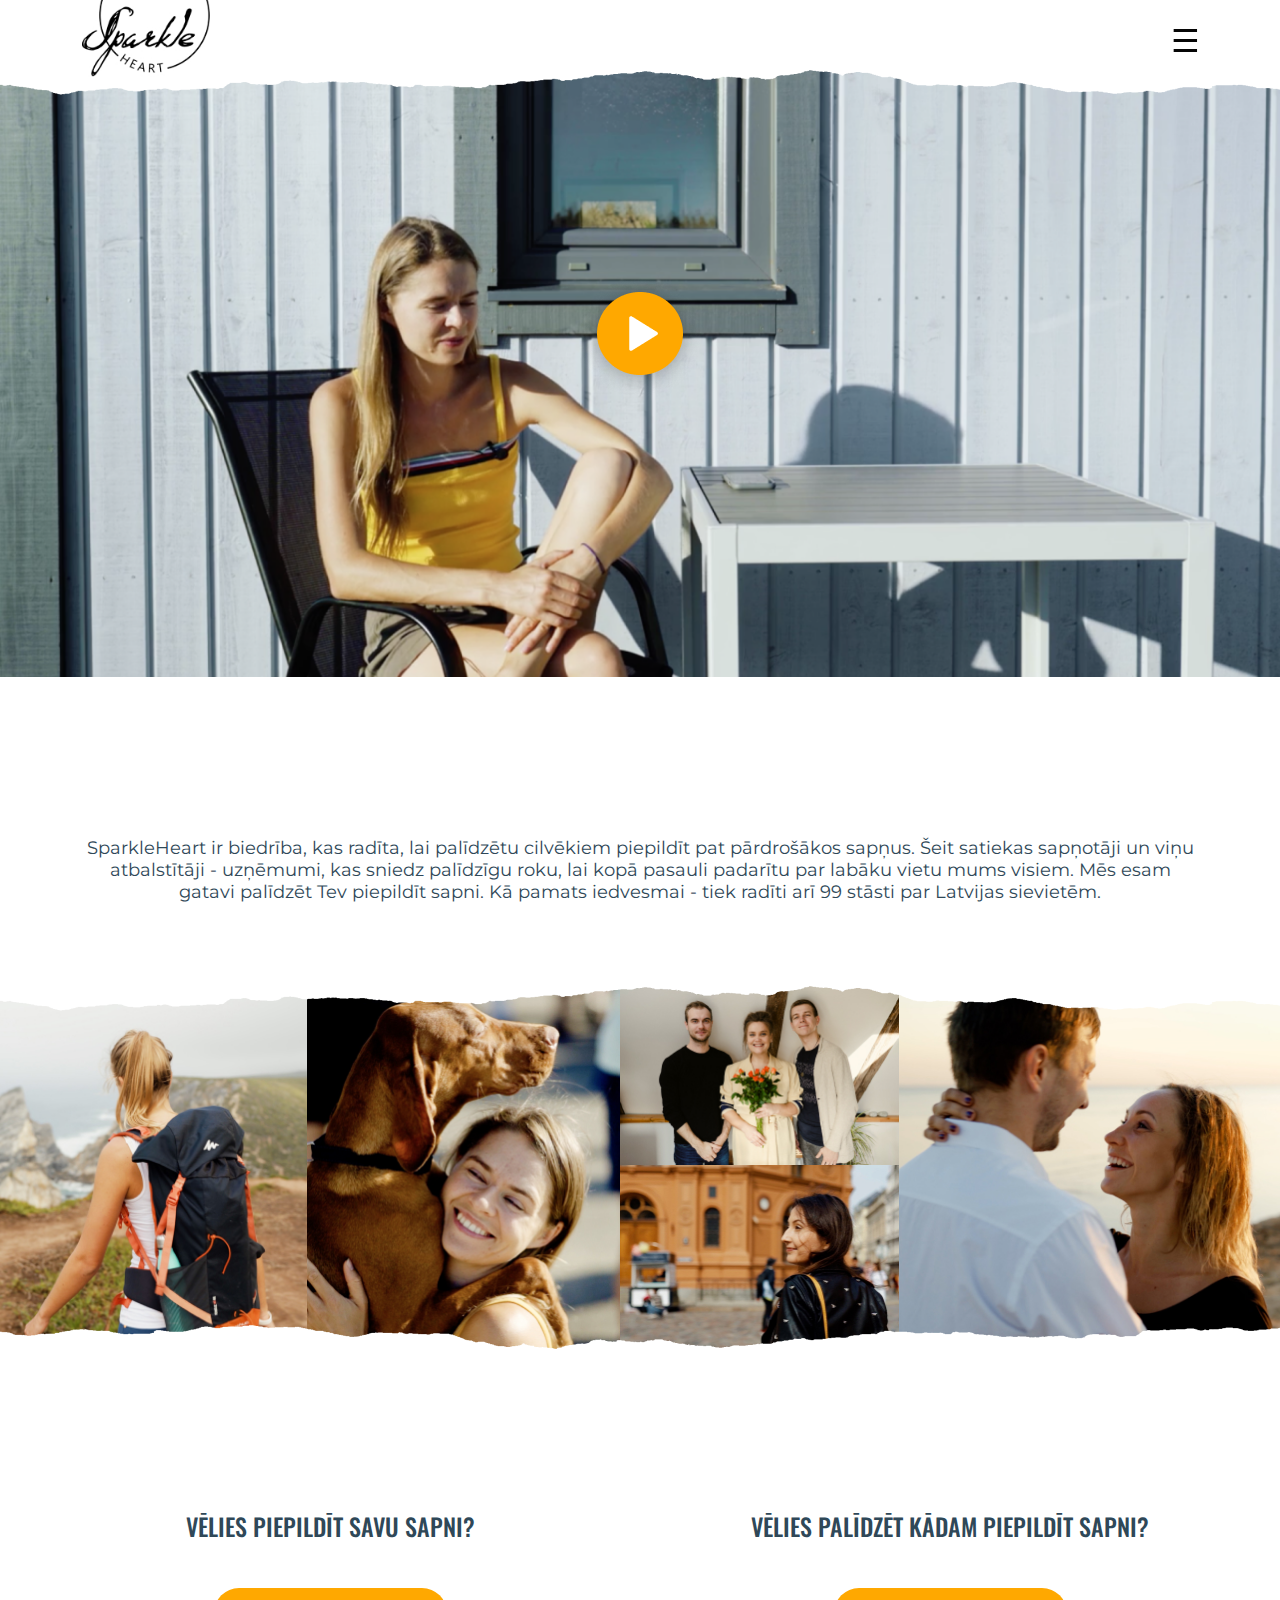
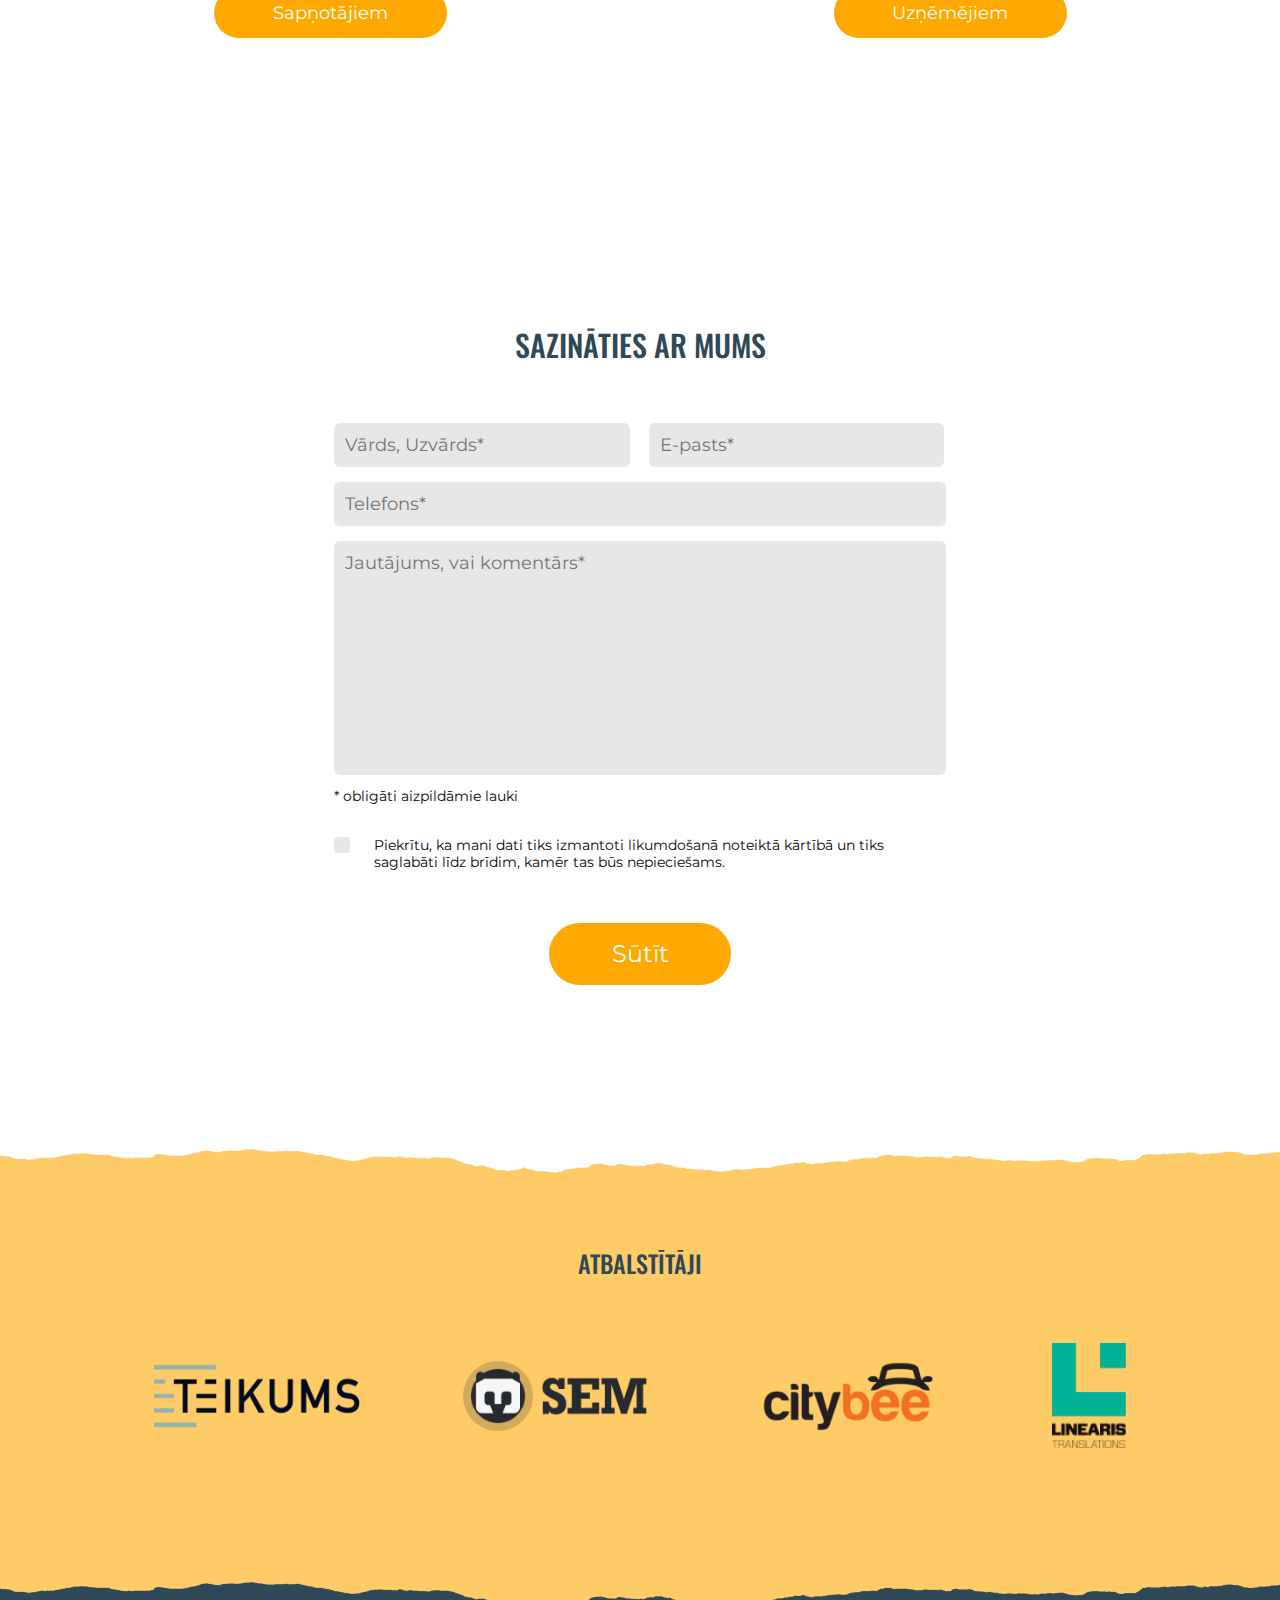
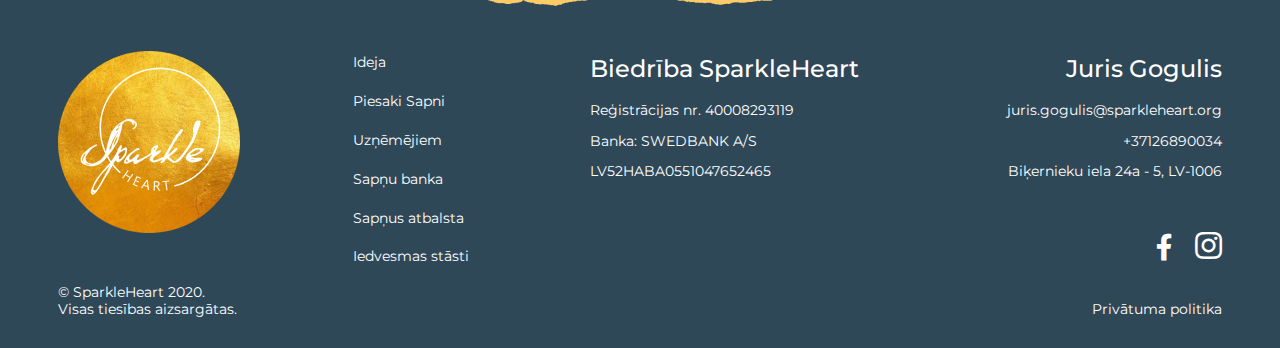
<file: index.html>
<!DOCTYPE html>
<html lang="en">
<head>
	<meta charset="UTF-8">
	<meta name="format-detection" content="telephone=no">
	<meta name="robots" content="noindex, nofollow">
	<meta http-equiv="X-UA-Compatible" content="IE=edge,chrome=1">
	<meta name="viewport" content="width=device-width, initial-scale=1, maximum-scale=1">

	<title>SparkleHeart</title>

	<link rel="shortcut icon" type="image/png" href="assets/img/Favicon.png"/>
	<link rel="stylesheet" href="https://cdnjs.cloudflare.com/ajax/libs/font-awesome/5.15.3/css/all.min.css"/>
	<link href="https://fonts.googleapis.com/css?family=Montserrat:400,700" rel="stylesheet">
	<link rel="stylesheet" href="assets/css/style.css" />
</head>
<body>

	<section>
		<div class="container nav-container">
			<nav class="menu">
				<div class="logo">
					<a href="./">
						<img class="logo-img" src="assets/img/BlackLogo 3.jpg" alt="Logo image">
					</a>
				</div>
				<div class="menu-items">
					<ul class="lng-select">
						<li class="lng js-selected"><a href=#>LV</a></li>
						<li class="lng"><a href=#>EN</a></li>
						<li class="lng"><a href=#>RU</a></li>
					</ul>
					<ul class="menu-item-list">
						<li class="menu-item"><a href="ideja.html">Ideja</a></li>
						<li class="menu-item"><a href="piesakiSapni.html">Piesaki Sapni</a></li>
						<li class="menu-item"><a href="uznemejiem.html">Uzņēmējiem</a></li>
						<li class="menu-item"><a href="sapnuBanka.html">Sapņu banka</a></li>
						<li class="menu-item"><a href="sapnusAtbalsta.html">Sapņus atbalsta</a></li>
						<li class="menu-item"><a href="iedvesmasStasti.html">99 Iedvesmas stāsti</a></li>
					</ul>
				</div>
				<a class="nav-btn nav-open-btn" onclick="openNav()">&#9776;</a>
				<a class="nav-btn nav-close-btn" onclick="closeNav()">&#10005;</a>
			</nav>
		</div>
	</section>
	<section class="video-section">
		<div class="container video-container">
			<img class="intro-img" src="assets/img/Sparkle Video 1.png" alt="Intro video">
			<a class="btn overlay-btn">
				<img class="btn-icon" src="assets/img/intro-button.png" alt="Play" onclick="playVideo(this, '17', false)">
			</a>
		</div>
		<div class="video-overlay closed" id="overvid">
			<a class="video-btn video-close-btn" onclick="closeVideo()">&#10005;</a>
			<div class="video-frame">
				<iframe class="video" src="https://www.facebook.com/plugins/video.php?height=314&href=https%3A%2F%2Fwww.facebook.com%2FsparkleheartLV%2Fvideos%2F2368016840121489%2F&show_text=false&width=560" 
				width="560" height="314" style="border:none;overflow:hidden" scrolling="no" frameborder="0" allowfullscreen="true" allow="autoplay; clipboard-write; encrypted-media; picture-in-picture; web-share" allowFullScreen="true"></iframe>	
			</div>
		</div>
	</section>
	<section class="info-section">
		<div class="container">
			<div class="container-inner close-bottom">
				<div class="row">
					<div class="content close-top">
						<p>SparkleHeart ir biedrība, kas radīta, lai palīdzētu cilvēkiem piepildīt pat pārdrošākos sapņus. 
							Šeit satiekas sapņotāji un viņu atbalstītāji - uzņēmumi, kas sniedz palīdzīgu roku, lai kopā pasauli padarītu par labāku vietu mums visiem. 
							Mēs esam gatavi palīdzēt Tev piepildīt sapni. Kā pamats iedvesmai - tiek radīti arī 99 stāsti par Latvijas sievietēm.
						</p>
					</div>
				</div>
			</div>
		</div>
	</section>
	<section>
		<div class="container gallery-container ripped-edges close-top">
			<div class="gallery1">
				<div class="gallery_item gallery_item-1">
						<img src="assets/img/Zanda_1.jpg" alt="Gallery image 1" class="gallery_img">
				</div>
				<div class="gallery_item gallery_item-2">
						<img src="assets/img/Sibilla_4.jpg" alt="Gallery image 2" class="gallery_img">
				</div>
				<div class="gallery_item gallery_item-3">
						<img src="assets/img/Brinuma_meita-15.jpg" alt="Gallery image 3" class="gallery_img">
				</div>
				<div class="gallery_item gallery_item-4">
						<img src="assets/img/Alina_1 1.jpg" alt="Gallery image 4" class="gallery_img">
				</div>
				<div class="gallery_item gallery_item-5">
						<img src="assets/img/Anda_2 1.jpg" alt="Gallery image 5" class="gallery_img">
				</div>
			</div>
		</div>
	</section>
	<section>
		<div class="container">
			<div class="container-inner">
				<div class="column col-more">
					<h3>Vēlies piepildīt savu sapni?</h3>
					<button class="btn btn-more" onclick="goToSapnotajiem()">Sapņotājiem</button>
				</div>
				<div class="column col-more">
					<h3>Vēlies palīdzēt kādam piepildīt sapni?</h3>
					<button class="btn btn-more" onclick="goToUznemejiem()">Uzņēmējiem</button>
				</div>
			</div>
		</div>
	</section>
	<br>
  <section>
		<div class="container form-container">
			<div class="container-inner container-form">
				<div class="row row-form">
					<h2 class="form-title">Sazināties ar mums</h2>
					<form name="sazinatiesForm" class="input-form">
						<input type="text" id="flname" name="flname" placeholder="Vārds, Uzvārds*" required>
						<input type="email" id="email" name="email" placeholder="E-pasts*" required>
						<input type="tel" id="phone" name="phone" placeholder="Telefons*" pattern="[0-9]{8}" required><br>
						<textarea id="message" name="message" placeholder="Jautājums, vai komentārs*" rows="4" cols="50" required></textarea>
						<div class="form-unfilled">
							<p class="form-msg">
								* obligāti aizpildāmie lauki
							</p>
							<div class="row-privacy">
								<input type="checkbox" id="privacy-chk" name="privacy-chk" value="Agree" required>
								<label for="vehicle1" class="form-msg">Piekrītu, ka mani dati tiks izmantoti likumdošanā noteiktā kārtībā un tiks saglabāti līdz brīdim, kamēr tas būs nepieciešams.</label><br>
							</div>
							<div class="container-submit">
								<button type="button" class="btn btn-submit" onclick="formSubmit()">Sūtīt</button>
							</div>
						</div>
						<div class="form-filled">
              <h3 class="affirmation-message">Paldies, ka sapņo!</h3>
              <p class="affirmation-message">Ja Tavs sapnis tiks izvēlēts, mēs ar Tevi sazināsimies.</p>
						</div>
					</form>
				</div>
			</div>
			<br>
		</div>
	</section>
	<section>
		<div class="container bfr-footer">
			<div class="row row-edge">
				<h3>Atbalstītāji</h3>
				<div class="container-logo">
					<img class="sup-logo" src="assets/img/getlogo 1.png" alt="Teikums image">
					<img class="sup-logo" src="assets/img/sem_logo-2 1.png" alt="SEM image">
					<img class="sup-logo" src="assets/img/Citybee-logo 1.png" alt="citybee image">
					<img class="sup-logo" src="assets/img/logo1 1.png" alt="Linearis image">
				</div>
			</div>
		</div>
	</section>
	<section>
		<button class="scroll-up" onclick="topFunction()">&#9650;</button>
		<div class="container footer">
			<div class="row row-footer">
				<div class="inner-row">
					<div class="col col-logo">
						<img src="assets/img/GoldenV2Logo 3.png" alt="SparkleHeart logo">
					</div>
					<div class="col col-menu">
						<a href="ideja.html">Ideja</a>
						<a href="piesakiSapni.html">Piesaki Sapni</a>
						<a href="uznemejiem.html">Uzņēmējiem</a>
						<a href="sapnuBanka.html">Sapņu banka</a>
						<a href="sapnusAtbalsta.html">Sapņus atbalsta</a>
						<a href="iedvesmasStasti.html">Iedvesmas stāsti</a>
					</div>
					<div class="col col-bank">
						<h3>Biedrība SparkleHeart</h3>
						<p>Reģistrācijas nr. 40008293119</p>
						<p>Banka: SWEDBANK A/S</p>
						<p>LV52HABA0551047652465</p>
					</div>
					<div class="col col-info right">
						<h3>Juris Gogulis</h3>
						<p>juris.gogulis@sparkleheart.org</p>
						<p>+37126890034</p>
						<p>Biķernieku iela 24a - 5, LV-1006</p>
						<a class="open-prop">Skatīt rekvizītus</a>
						<div class="social">
							<a href="https://www.facebook.com/sparkleheartLV" target="_blank" rel="noopener noreferrer"><i class="fab fa-facebook-f"></i></a>
							<a href="https://www.instagram.com/sparkleheart_org" target="_blank" rel="noopener noreferrer"><i class="fab fa-instagram"></i></a>
						</div>
					</div>
				</div>
				<div class="lower-row">
					<p class="left">© SparkleHeart 2020. <br>Visas tiesības aizsargātas.</p>
					<a class="right">Privātuma politika</a>
				</div>
			</div>
		</div>
	</section>
<script src="assets/js/theme.js"></script>
</body>
</html>
</file>
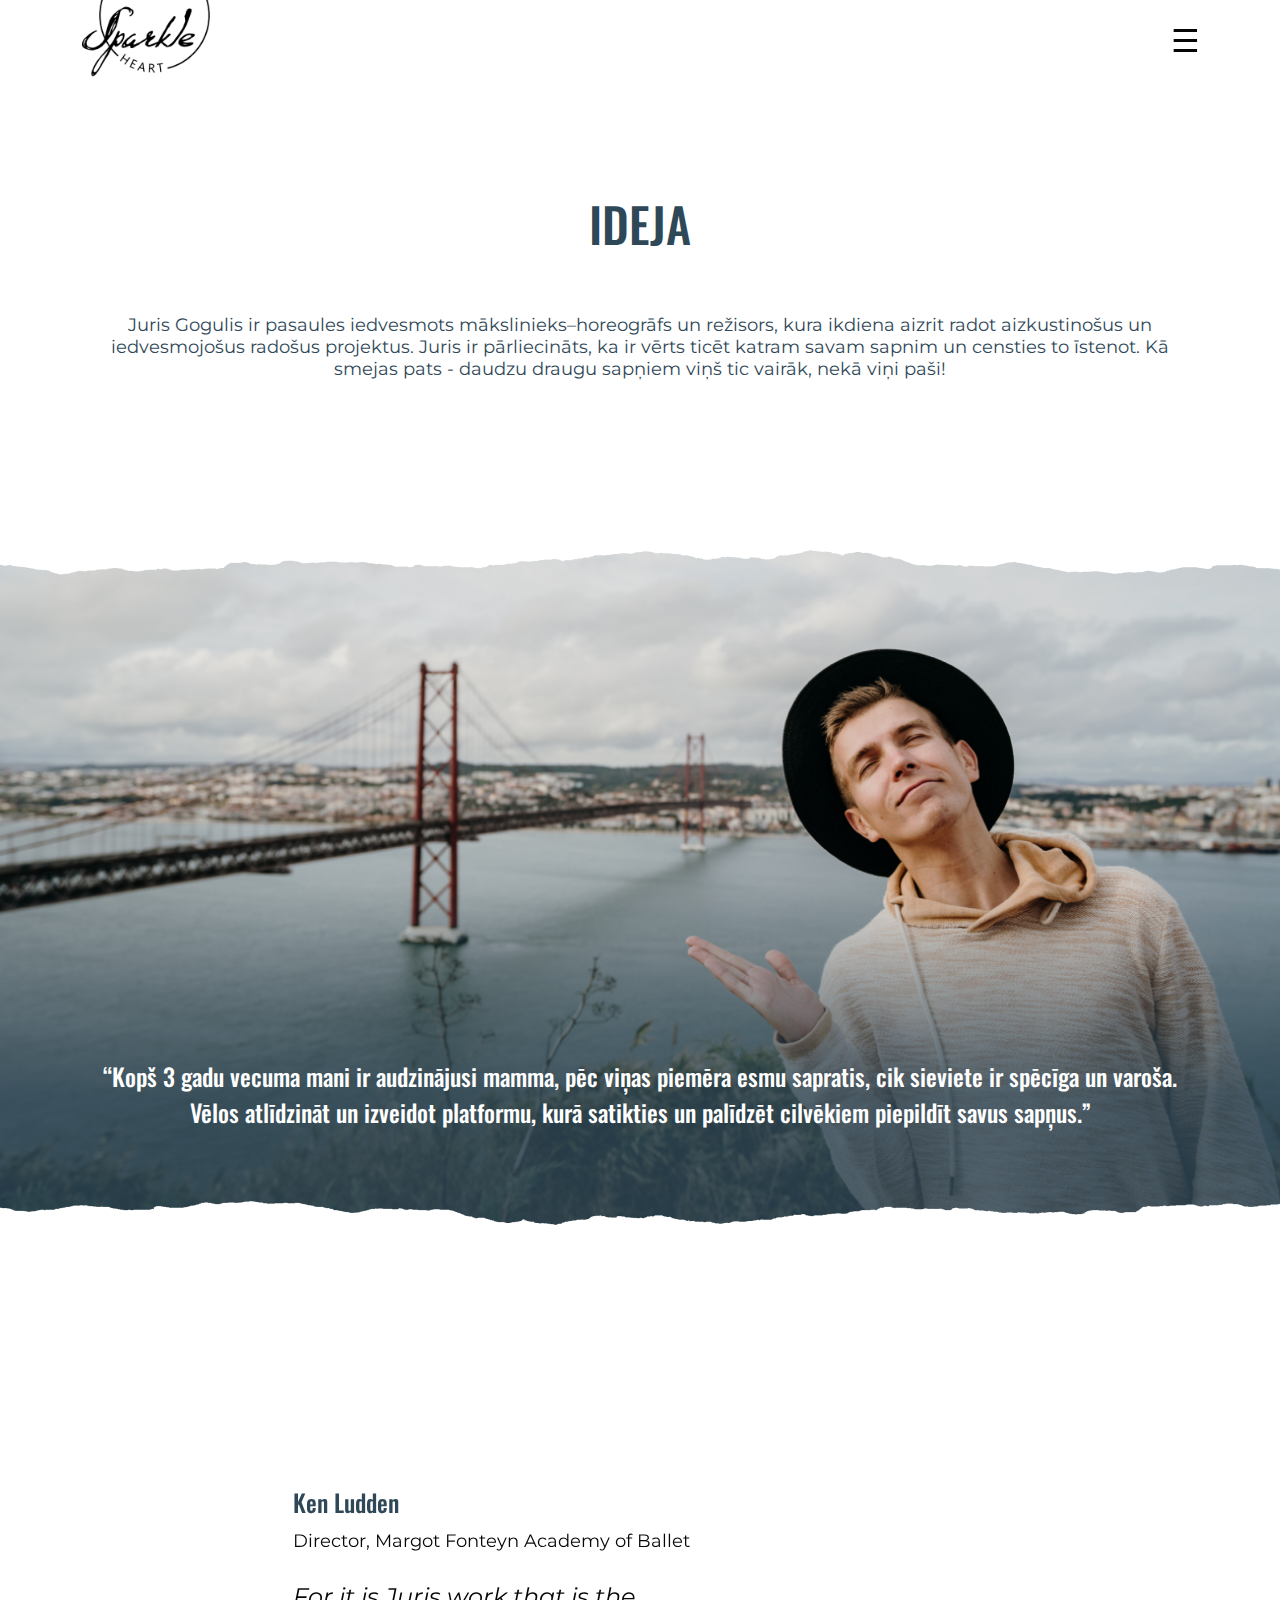
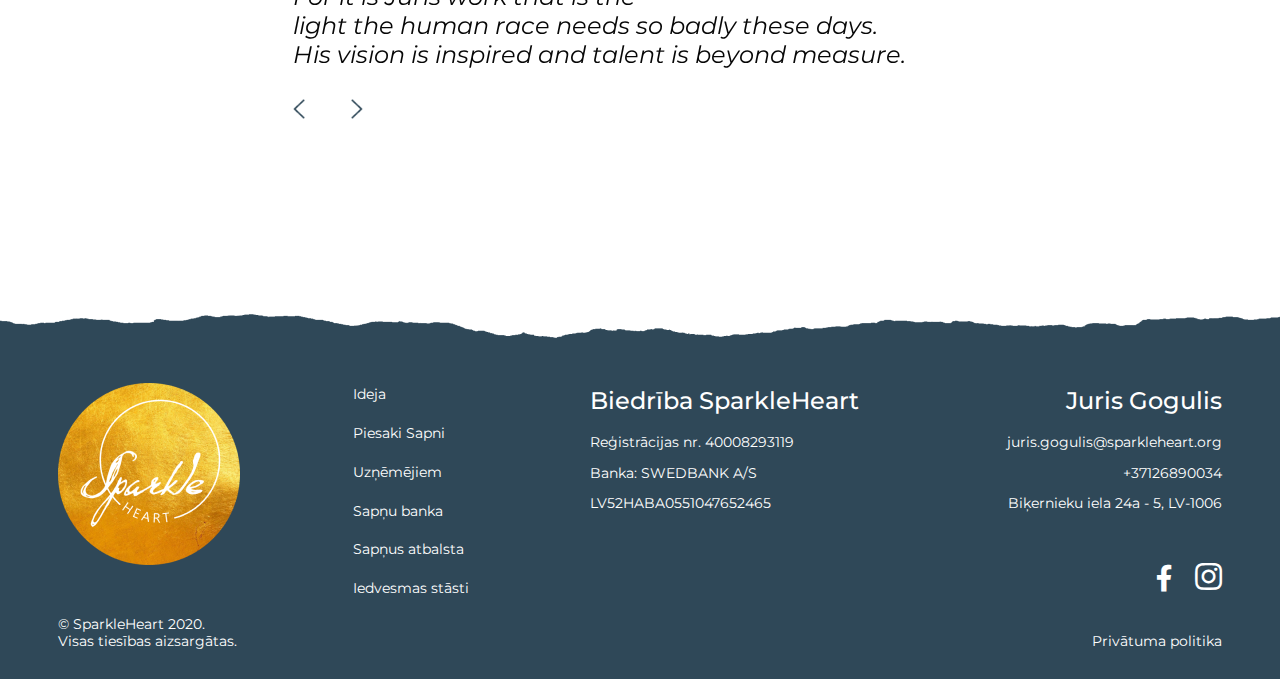
<file: ideja.html>
<!DOCTYPE html>
<html lang="en">
<head>
	<meta charset="UTF-8">
	<meta name="format-detection" content="telephone=no">
	<meta name="robots" content="noindex, nofollow">
	<meta http-equiv="X-UA-Compatible" content="IE=edge,chrome=1">
	<meta name="viewport" content="width=device-width, initial-scale=1, maximum-scale=1">

	<title>Ideja - SparkleHeart</title>

	<link rel="shortcut icon" type="image/png" href="assets/img/Favicon.png"/>
	<link rel="stylesheet" href="https://cdnjs.cloudflare.com/ajax/libs/font-awesome/5.15.3/css/all.min.css"/>
  <link rel="stylesheet" type="text/css" href="assets/css/lightslider.css"/>
	<link href="https://fonts.googleapis.com/css?family=Montserrat:400,700" rel="stylesheet">
	<link rel="stylesheet" href="assets/css/style.css" />

	<script src="assets/js/jquery-3.6.0.min.js"></script>
  <script src="assets/js/lightslider.js"></script>

</head>
<body class="ideja">
	<section>
		<div class="container nav-container">
			<nav class="menu">
				<div class="logo">
					<a href="./">
						<img class="logo-img" src="assets/img/BlackLogo 3.jpg" alt="Logo image">
					</a>
				</div>
				<div class="menu-items">
					<ul class="lng-select">
						<li class="lng js-selected"><a href=#>LV</a></li>
						<li class="lng"><a href=#>EN</a></li>
						<li class="lng"><a href=#>RU</a></li>
					</ul>
					<ul class="menu-item-list">
						<li class="menu-item js-active"><a href="ideja.html">Ideja</a></li>
						<li class="menu-item"><a href="piesakiSapni.html">Piesaki Sapni</a></li>
						<li class="menu-item"><a href="uznemejiem.html">Uzņēmējiem</a></li>
						<li class="menu-item"><a href="sapnuBanka.html">Sapņu banka</a></li>
						<li class="menu-item"><a href="sapnusAtbalsta.html">Sapņus atbalsta</a></li>
						<li class="menu-item"><a href="iedvesmasStasti.html">99 Iedvesmas stāsti</a></li>
					</ul>
				</div>
				<a class="nav-btn nav-open-btn" onclick="openNav()">&#9776;</a>
				<a class="nav-btn nav-close-btn" onclick="closeNav()">&#10005;</a>
			</nav>
		</div>
	</section>
	<section class="info-section">
		<div class="container">
			<div class="container-inner">
				<div class="row">
					<div class="content">
            <h1>Ideja</h1>
						<p class="space">Juris Gogulis ir pasaules iedvesmots mākslinieks–horeogrāfs un režisors, kura ikdiena aizrit radot aizkustinošus un iedvesmojošus radošus projektus. 
              Juris ir pārliecināts, ka ir vērts ticēt katram savam sapnim un censties to īstenot. 
              Kā smejas pats - daudzu draugu sapņiem viņš tic vairāk, nekā viņi paši!
						</p>
					</div>
				</div>
			</div>
		</div>
	</section>
	<section>
		<div class="container ideja-image-section ripped-edges">
      <div class="container-inner">
        <div class="row-wide">
          <p>“Kopš 3 gadu vecuma mani ir audzinājusi mamma, pēc viņas piemēra esmu sapratis, 
          cik sieviete ir spēcīga un varoša. Vēlos atlīdzināt un izveidot platformu, 
          kurā satikties un palīdzēt cilvēkiem piepildīt savus sapņus.”</p>
        </div>
       
      </div>
		</div>
	</section>
	<section>
		<div class="container slider-section">
			<div class="container-inner">
				<div class="slider-row">
					<ul id="lightSlider">
						<li>
								<h3 class="slider-heading close-bottom">Ken Ludden</h3>
								<p class="slider-intro">Director, Margot Fonteyn Academy of Ballet</p>
								<p class="slider-content">For it is Juris work that is the <br>light the human race needs so badly these days.<br> 
									His vision is inspired and talent is beyond measure.</p>
						</li>
						<li>
								<h3 class="slider-heading close-bottom">Second Slide</h3>
								<p class="slider-intro">Secont info about a person.</p>
								<p class="slider-content">For it is HIM work that is the light.<br> 
									His vision is inspired and talent is beyond measure.</p>
						</li>
      		</ul>
				</div>
			</div>
		</div>
	</section>

	<section>
		<button class="scroll-up" onclick="topFunction()">&#9650;</button>
		<div class="container footer">
			<div class="row row-footer">
				<div class="inner-row">
					<div class="col col-logo">
						<img src="assets/img/GoldenV2Logo 3.png" alt="SparkleHeart logo">
					</div>
					<div class="col col-menu">
						<a href="ideja.html">Ideja</a>
						<a href="piesakiSapni.html">Piesaki Sapni</a>
						<a href="uznemejiem.html">Uzņēmējiem</a>
						<a href="sapnuBanka.html">Sapņu banka</a>
						<a href="sapnusAtbalsta.html">Sapņus atbalsta</a>
						<a href="iedvesmasStasti.html">Iedvesmas stāsti</a>
					</div>
					<div class="col col-bank">
						<h3>Biedrība SparkleHeart</h3>
						<p>Reģistrācijas nr. 40008293119</p>
						<p>Banka: SWEDBANK A/S</p>
						<p>LV52HABA0551047652465</p>
					</div>
					<div class="col col-info right">
						<h3>Juris Gogulis</h3>
						<p>juris.gogulis@sparkleheart.org</p>
						<p>+37126890034</p>
						<p>Biķernieku iela 24a - 5, LV-1006</p>
						<a class="open-prop">Skatīt rekvizītus</a>
						<div class="social">
							<a href="https://www.facebook.com/sparkleheartLV" target="_blank" rel="noopener noreferrer"><i class="fab fa-facebook-f"></i></a>
							<a href="https://www.instagram.com/sparkleheart_org" target="_blank" rel="noopener noreferrer"><i class="fab fa-instagram"></i></a>
						</div>
					</div>
				</div>
				<div class="lower-row">
					<p class="left">© SparkleHeart 2020. <br>Visas tiesības aizsargātas.</p>
					<a class="right">Privātuma politika</a>
				</div>
			</div>
		</div>
	</section>

  <script src="assets/js/theme.js"></script>
</body>
</html>
</file>
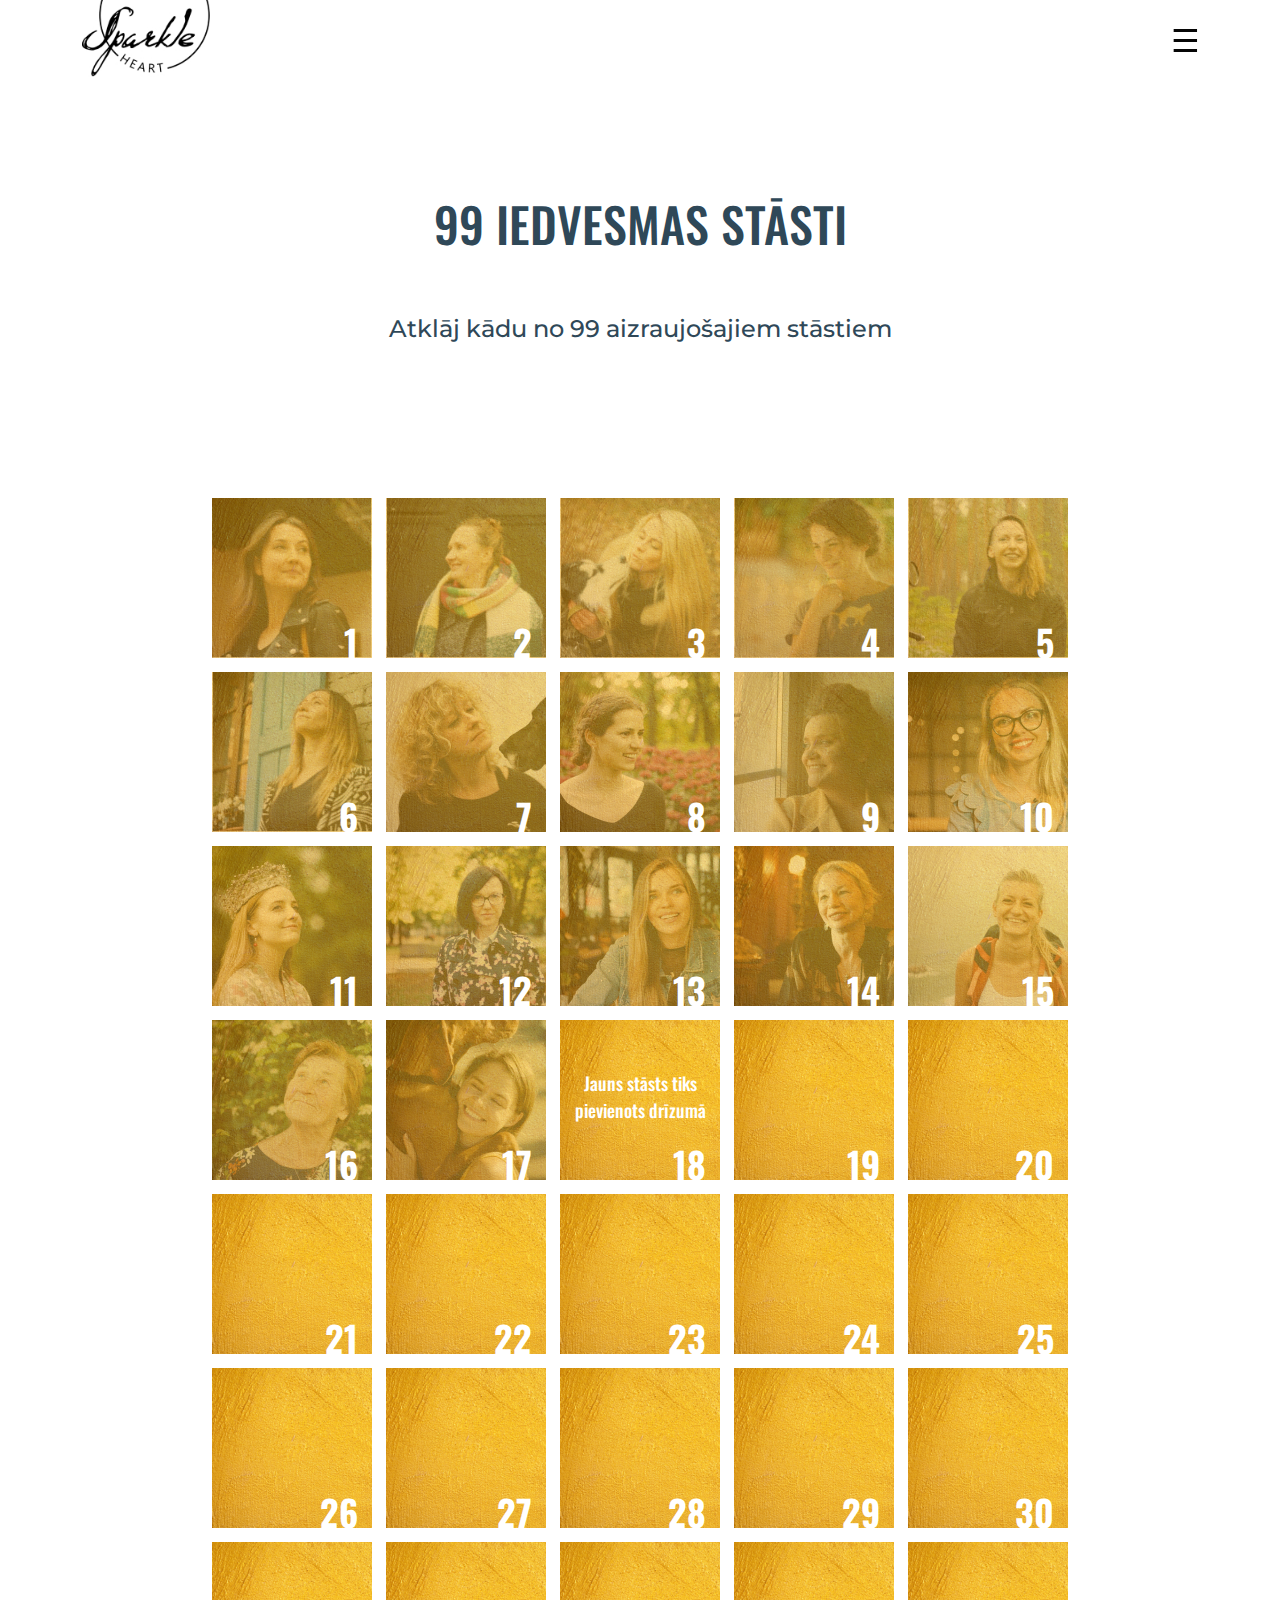
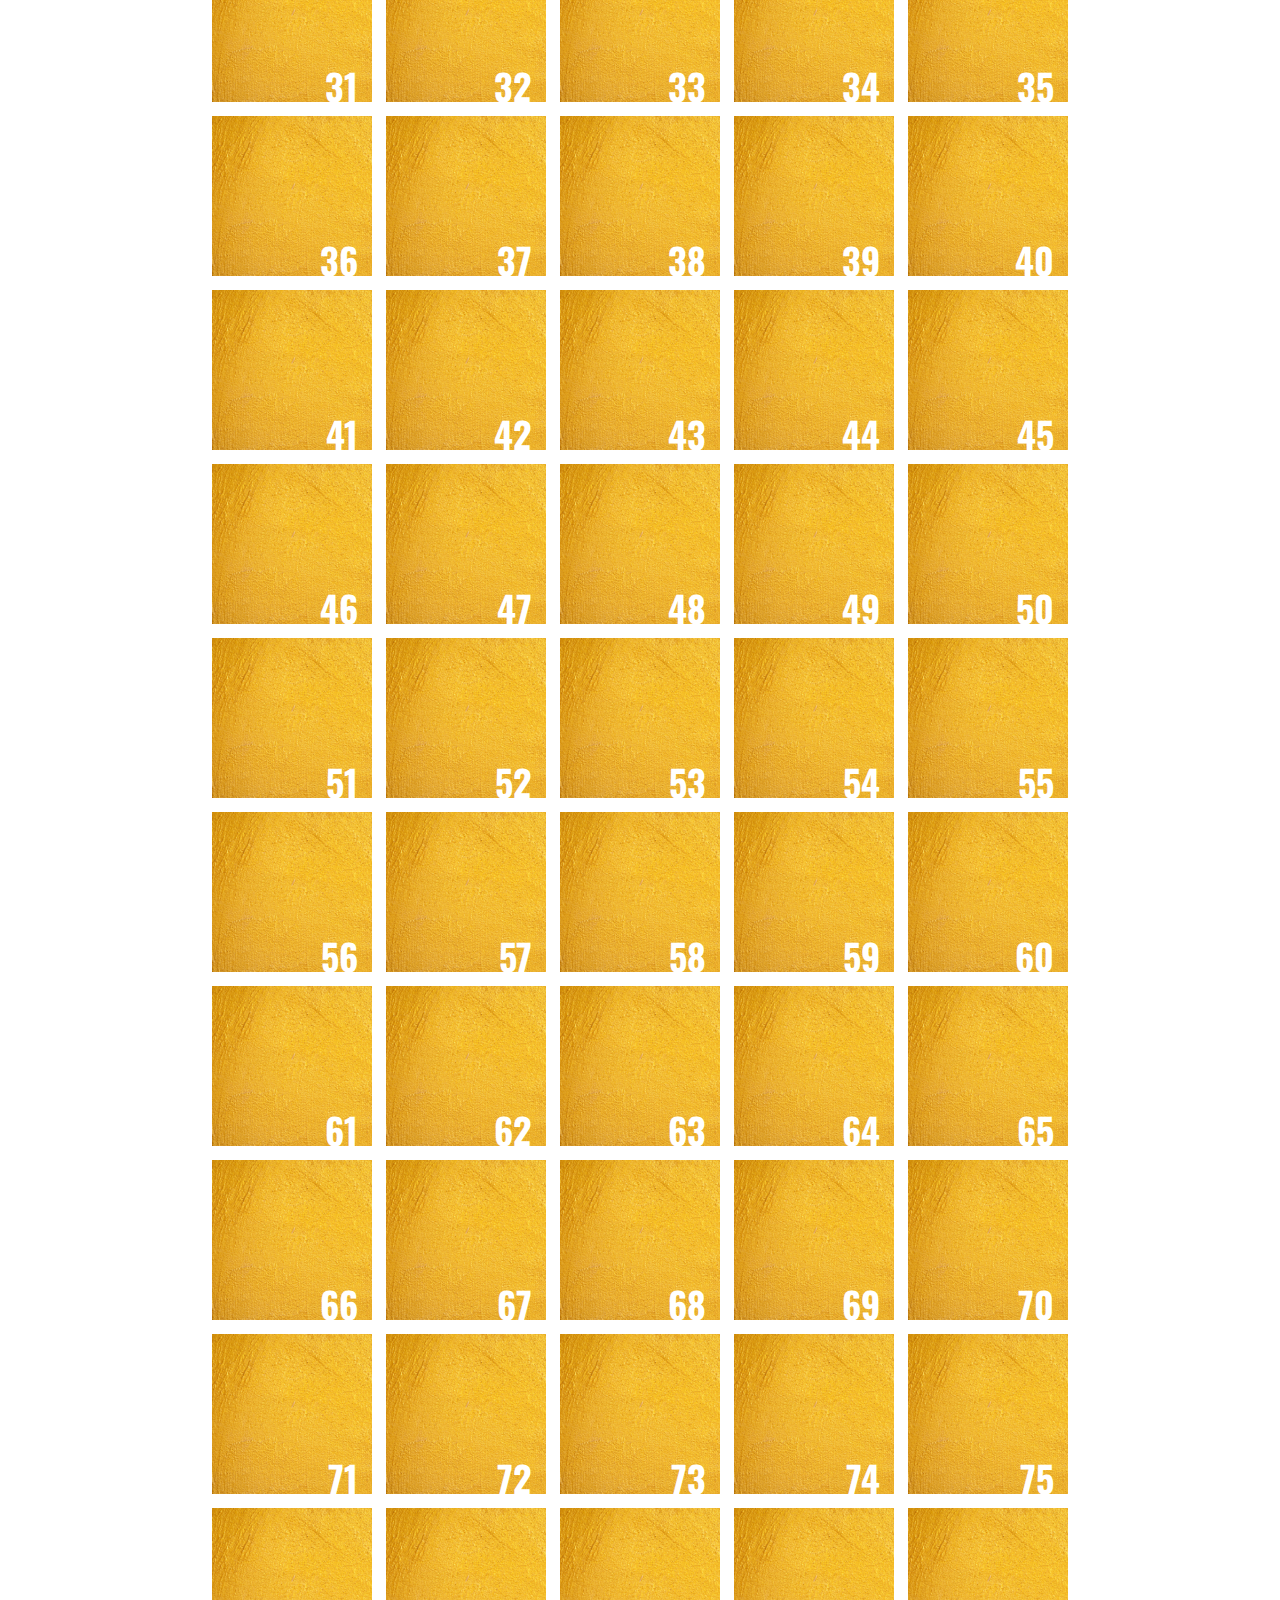
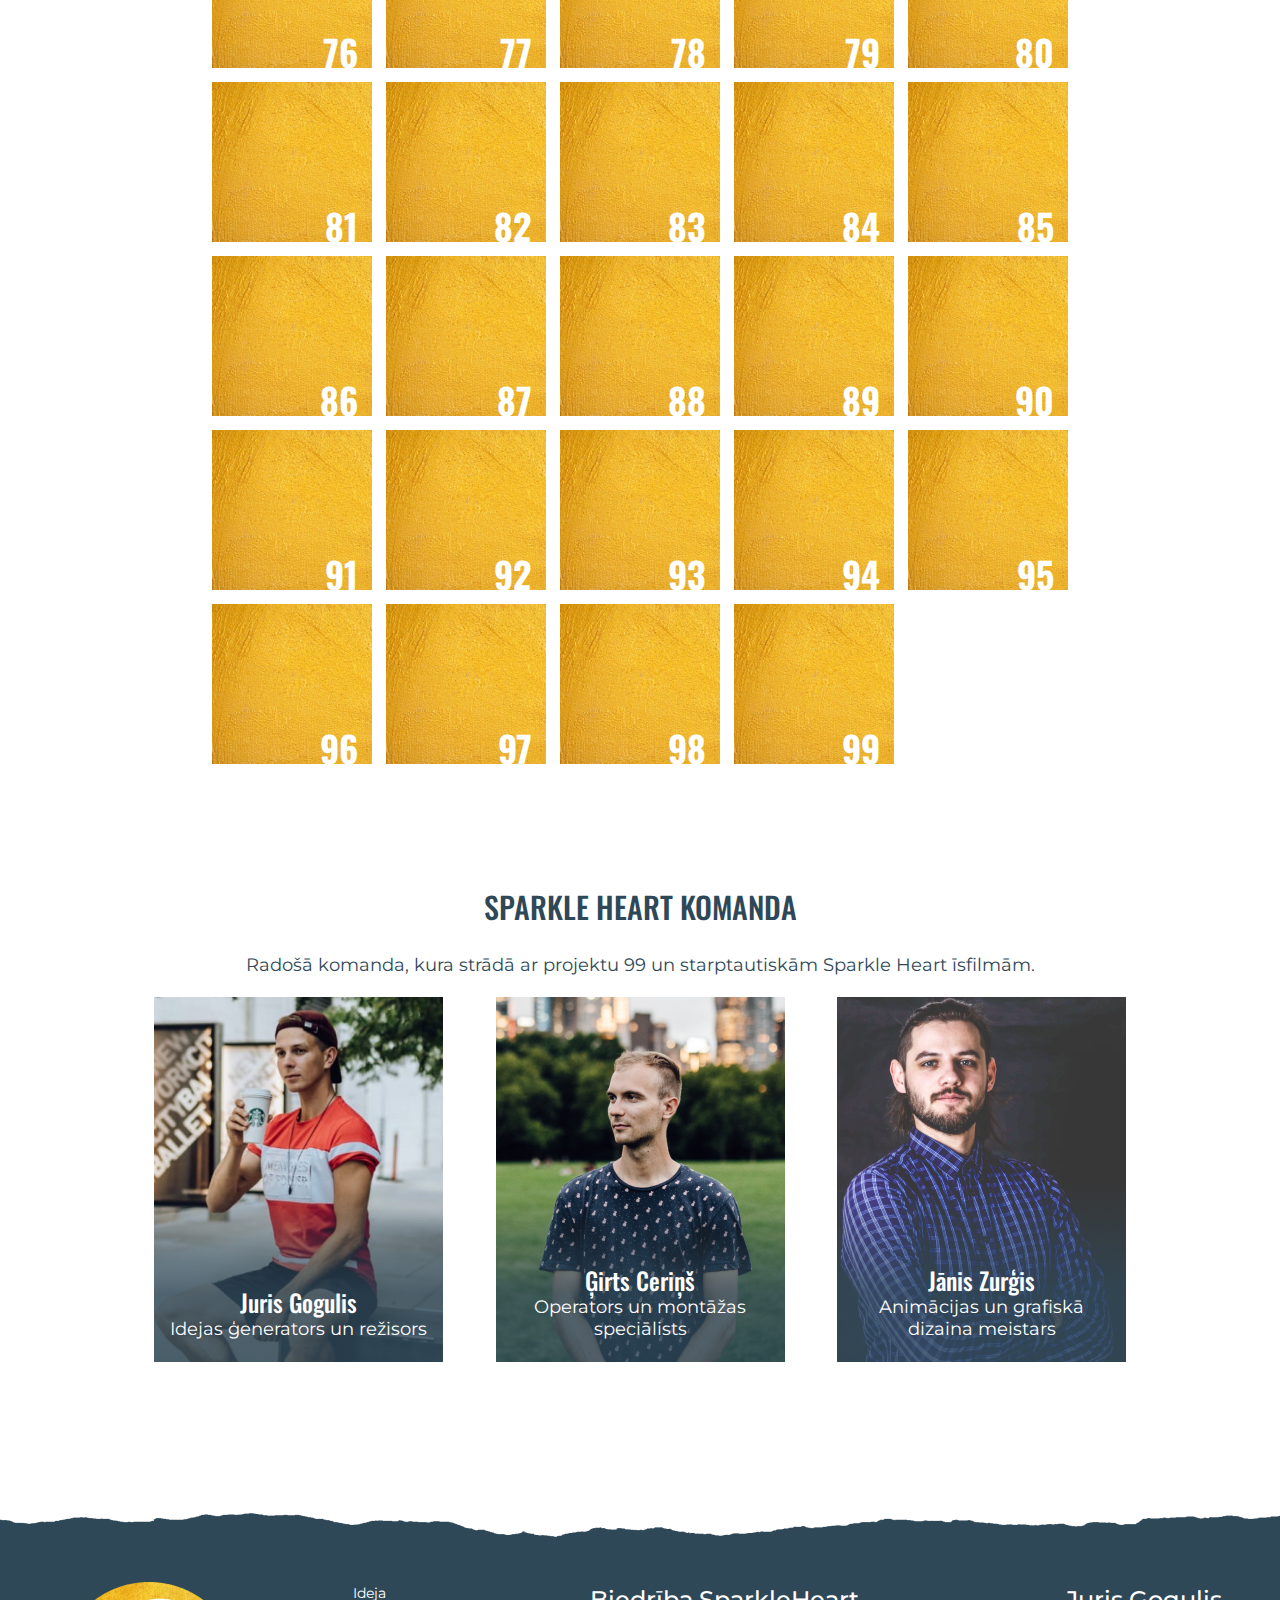
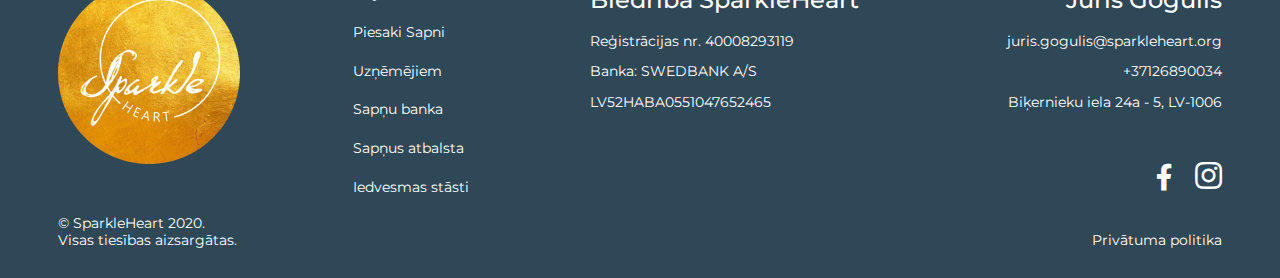
<file: iedvesmasStasti.html>
<!DOCTYPE html>
<html lang="en">
<head>
	<meta charset="UTF-8">
	<meta name="format-detection" content="telephone=no">
	<meta name="robots" content="noindex, nofollow">
	<meta http-equiv="X-UA-Compatible" content="IE=edge,chrome=1">
	<meta name="viewport" content="width=device-width, initial-scale=1, maximum-scale=1">

	<title>Sapņus atbalsta - SparkleHeart</title>

	<link rel="shortcut icon" type="image/png" href="assets/img/Favicon.png"/>
	<link rel="stylesheet" href="https://cdnjs.cloudflare.com/ajax/libs/font-awesome/5.15.3/css/all.min.css"/>
  <link rel="stylesheet" type="text/css" href="assets/css/lightslider.css" />
	<link href="https://fonts.googleapis.com/css?family=Montserrat:400,700" rel="stylesheet">
	<link rel="stylesheet" href="assets/css/style.css" />

</head>
<body>
	<section>
		<div class="container nav-container">
			<nav class="menu">
				<div class="logo">
					<a href="./">
						<img class="logo-img" src="assets/img/BlackLogo 3.jpg" alt="Logo image">
					</a>
				</div>
				<div class="menu-items">
					<ul class="lng-select">
						<li class="lng js-selected"><a href=#>LV</a></li>
						<li class="lng"><a href=#>EN</a></li>
						<li class="lng"><a href=#>RU</a></li>
					</ul>
					<ul class="menu-item-list">
						<li class="menu-item"><a href="ideja.html">Ideja</a></li>
						<li class="menu-item"><a href="piesakiSapni.html">Piesaki Sapni</a></li>
						<li class="menu-item"><a href="uznemejiem.html">Uzņēmējiem</a></li>
						<li class="menu-item"><a href="sapnuBanka.html">Sapņu banka</a></li>
						<li class="menu-item"><a href="sapnusAtbalsta.html">Sapņus atbalsta</a></li>
						<li class="menu-item js-active"><a href="iedvesmasStasti.html">99 Iedvesmas stāsti</a></li>
					</ul>
				</div>
				<a class="nav-btn nav-open-btn" onclick="openNav()">&#9776;</a>
				<a class="nav-btn nav-close-btn" onclick="closeNav()">&#10005;</a>
			</nav>
		</div>
	</section>
	<section class="info-section">
		<div class="container">
			<div class="container-inner">
				<div class="row">
					<div class="content large">
            <h1>99 iedvesmas stāsti</h1>
						<p class="space">Atklāj kādu no 99 aizraujošajiem stāstiem</p>
					</div>
				</div>
			</div>
		</div>
	</section>
  <section class="grid-section">
		<div class="container">
			<div class="row-edge pad-bottom">
        <div class="grid-container">
          <div onclick="playStory(this)">
            <img src="assets/img/1.jpg" alt="Alina Linca Andrusaite">
            <h3 class="grid-name">Alina Linca Andrusaite</h3>
            <p class="grid-number">1</p>
          </div>
          <div onclick="playStory(this)">
            <img src="assets/img/2.jpg" alt="Gunita Groša">
            <h3 class="grid-name">Gunita Groša</h3>
            <p class="grid-number">2</p>
          </div>
          <div onclick="playStory(this)">
            <img src="assets/img/3.jpg" alt="Egija Gailuma">
            <h3 class="grid-name">Egija Gailuma</h3>
            <p class="grid-number">3</p>
          </div>
          <div onclick="playStory(this)">
            <img src="assets/img/4.jpg" alt="Asnate Avotniece">
            <h3 class="grid-name">Asnāte Avotniece</h3>
            <p class="grid-number">4</p>
          </div>
          <div onclick="playStory(this)">
            <img src="assets/img/5.png" alt="Arta Balode">
            <h3 class="grid-name">Arta Balode</h3>
            <p class="grid-number">5</p>
          </div>
          <div onclick="playStory(this)">
            <img src="assets/img/6.jpg" alt="Anda Zaremba">
            <h3 class="grid-name">Anda Zaremba</h3>
            <p class="grid-number">6</p>
          </div>
          <div onclick="playStory(this)">
            <img src="assets/img/7.jpg" alt="Ilze Lasmane-Broze">
            <h3 class="grid-name">Ilze Lasmane-Broze</h3>
            <p class="grid-number">7</p>
          </div>
          <div onclick="playStory(this)">
            <img src="assets/img/8.jpg" alt="Indra Levite">
            <h3 class="grid-name">Indra Levite</h3>
            <p class="grid-number">8</p>
          </div>
          <div onclick="playStory(this)">
            <img src="assets/img/9.jpg" alt="Katrina Dimanta">
            <h3 class="grid-name">Katrina Dimanta</h3>
            <p class="grid-number">9</p>
          </div>
          <div onclick="playStory(this)">
            <img src="assets/img/10.jpg" alt="Ketija Karlsone">
            <h3 class="grid-name">Ketija Karlsone</h3>
            <p class="grid-number">10</p>
          </div>
          <div onclick="playStory(this)">
            <img src="assets/img/11.jpg" alt="Lauma Bērza">
            <h3 class="grid-name">Lauma Bērza</h3>
            <p class="grid-number">11</p>
          </div>
          <div onclick="playStory(this)">
            <img src="assets/img/12.jpg" alt="Līga Leontīne Uzulniece">
            <h3 class="grid-name">Līga Leontīne Uzulniece</h3>
            <p class="grid-number">12</p>
          </div>
          <div onclick="playStory(this)">
            <img src="assets/img/13.jpg" alt="Marta Kalēja-Irbe">
            <h3 class="grid-name">Marta Kalēja-Irbe</h3>
            <p class="grid-number">13</p>
          </div>
          <div onclick="playStory(this)">
            <img src="assets/img/14.jpg" alt="Regina Kaupuza">
            <h3 class="grid-name">Regina Kaupuza</h3>
            <p class="grid-number">14</p>
          </div>
          <div onclick="playStory(this)">
            <img src="assets/img/15.jpg" alt="Zanda Prūse">
            <h3 class="grid-name">Zanda Prūse</h3>
            <p class="grid-number">15</p>
          </div>
          <div onclick="playStory(this)">
            <img src="assets/img/16.jpg" alt="Valentīna Zepa">
            <h3 class="grid-name">Valentīna Zepa</h3>
            <p class="grid-number">16</p>
          </div>
          <div onclick="playStory(this)">
            <img src="assets/img/17.jpg"  alt="Sibilla Slegelmilha">
            <h3 class="grid-name">Sibilla Slegelmilha</h3>
            <p class="grid-number">17</p>
          </div>
          <div class="unavailable">
            <h4>Jauns stāsts tiks pievienots drīzumā</h4>
            <p>18</p>
          </div>
          <div class="unavailable"><p>19</p></div>
          <div class="unavailable"><p>20</p></div>
          <div class="unavailable js-hidden"><p>21</p></div>
          <div class="unavailable js-hidden"><p>22</p></div>
          <div class="unavailable js-hidden"><p>23</p></div>
          <div class="unavailable js-hidden"><p>24</p></div>
          <div class="unavailable js-hidden"><p>25</p></div>
          <div class="unavailable js-hidden"><p>26</p></div>
          <div class="unavailable js-hidden"><p>27</p></div>
          <div class="unavailable js-hidden"><p>28</p></div>
          <div class="unavailable js-hidden"><p>29</p></div>
          <div class="unavailable js-hidden"><p>30</p></div>
          <div class="unavailable js-hidden"><p>31</p></div>
          <div class="unavailable js-hidden"><p>32</p></div>
          <div class="unavailable js-hidden"><p>33</p></div>
          <div class="unavailable js-hidden"><p>34</p></div>
          <div class="unavailable js-hidden"><p>35</p></div>
          <div class="unavailable js-hidden"><p>36</p></div>
          <div class="unavailable js-hidden"><p>37</p></div>
          <div class="unavailable js-hidden"><p>38</p></div>
          <div class="unavailable js-hidden"><p>39</p></div>
          <div class="unavailable js-hidden"><p>40</p></div>
          <div class="unavailable js-hidden"><p>41</p></div>
          <div class="unavailable js-hidden"><p>42</p></div>
          <div class="unavailable js-hidden"><p>43</p></div>
          <div class="unavailable js-hidden"><p>44</p></div>
          <div class="unavailable js-hidden"><p>45</p></div>
          <div class="unavailable js-hidden"><p>46</p></div>
          <div class="unavailable js-hidden"><p>47</p></div>
          <div class="unavailable js-hidden"><p>48</p></div>
          <div class="unavailable js-hidden"><p>49</p></div>
          <div class="unavailable js-hidden"><p>50</p></div>
          <div class="unavailable js-hidden"><p>51</p></div>
          <div class="unavailable js-hidden"><p>52</p></div>
          <div class="unavailable js-hidden"><p>53</p></div>
          <div class="unavailable js-hidden"><p>54</p></div>
          <div class="unavailable js-hidden"><p>55</p></div>
          <div class="unavailable js-hidden"><p>56</p></div>
          <div class="unavailable js-hidden"><p>57</p></div>
          <div class="unavailable js-hidden"><p>58</p></div>
          <div class="unavailable js-hidden"><p>59</p></div>
          <div class="unavailable js-hidden"><p>60</p></div>
          <div class="unavailable js-hidden"><p>61</p></div>
          <div class="unavailable js-hidden"><p>62</p></div>
          <div class="unavailable js-hidden"><p>63</p></div>
          <div class="unavailable js-hidden"><p>64</p></div>
          <div class="unavailable js-hidden"><p>65</p></div>
          <div class="unavailable js-hidden"><p>66</p></div>
          <div class="unavailable js-hidden"><p>67</p></div>
          <div class="unavailable js-hidden"><p>68</p></div>
          <div class="unavailable js-hidden"><p>69</p></div>
          <div class="unavailable js-hidden"><p>70</p></div>
          <div class="unavailable js-hidden"><p>71</p></div>
          <div class="unavailable js-hidden"><p>72</p></div>
          <div class="unavailable js-hidden"><p>73</p></div>
          <div class="unavailable js-hidden"><p>74</p></div>
          <div class="unavailable js-hidden"><p>75</p></div>
          <div class="unavailable js-hidden"><p>76</p></div>
          <div class="unavailable js-hidden"><p>77</p></div>
          <div class="unavailable js-hidden"><p>78</p></div>
          <div class="unavailable js-hidden"><p>79</p></div>
          <div class="unavailable js-hidden"><p>80</p></div>
          <div class="unavailable js-hidden"><p>81</p></div>
          <div class="unavailable js-hidden"><p>82</p></div>
          <div class="unavailable js-hidden"><p>83</p></div>
          <div class="unavailable js-hidden"><p>84</p></div>
          <div class="unavailable js-hidden"><p>85</p></div>
          <div class="unavailable js-hidden"><p>86</p></div>
          <div class="unavailable js-hidden"><p>87</p></div>
          <div class="unavailable js-hidden"><p>88</p></div>
          <div class="unavailable js-hidden"><p>89</p></div>
          <div class="unavailable js-hidden"><p>90</p></div>
          <div class="unavailable js-hidden"><p>91</p></div>
          <div class="unavailable js-hidden"><p>92</p></div>
          <div class="unavailable js-hidden"><p>93</p></div>
          <div class="unavailable js-hidden"><p>94</p></div>
          <div class="unavailable js-hidden"><p>95</p></div>
          <div class="unavailable js-hidden"><p>96</p></div>
          <div class="unavailable js-hidden"><p>97</p></div>
          <div class="unavailable js-hidden"><p>98</p></div>
          <div class="unavailable js-hidden"><p>99</p></div>
        </div>
        <button class="btn-show-more" onclick="showMore()">Skatīt vairāk</button>
        <div class="video-overlay closed">
          <a class="video-btn video-close-btn" onclick="closeVideo()">&#10005;</a>
          <div class="video-frame">
            <iframe class="video"  
            width="560" height="314" style="border:none;overflow:hidden" scrolling="no" frameborder="0" allowfullscreen="true" allow="autoplay; clipboard-write; encrypted-media; picture-in-picture; web-share" allowFullScreen="true"></iframe>	
            <p class="video-label"></p>
          </div>
        </div>
			</div>
		</div>
  </section>
  <section class="info-section team">
		<div class="container">
			<div class="container-inner close-top close-bottom">
				<div class="row close-bottom">
					<div class="content space">
            <h2>Sparkle heart komanda</h2>
						<p>Radošā komanda, kura strādā ar projektu 99 un starptautiskām Sparkle Heart īsfilmām.</p>
					</div>
				</div>
			</div>
      <div class="row-edge row-team">
        <div class="col-team" id="juris">
          <div class="team-info">
            <h3>Juris Gogulis</h3>
            <p>Idejas ģenerators un režisors</p>
          </div>
        </div>
        <div class="col-team" id="girts">
          <div class="team-info">
            <h3>Ģirts Ceriņš</h3>
            <p>Operators un montāžas speciālists</p>
          </div>
        </div>
        <div class="col-team" id="janis">
          <div class="team-info">
            <h3>Jānis Zurģis</h3>
            <p>Animācijas un grafiskā dizaina meistars</p>
          </div>
        </div>
      </div>
		</div>
  </section>

  <section>
    <button class="scroll-up" onclick="topFunction()">&#9650;</button>
    <div class="container footer">
      <div class="row row-footer">
        <div class="inner-row">
          <div class="col col-logo">
            <img src="assets/img/GoldenV2Logo 3.png" alt="SparkleHeart logo">
          </div>
          <div class="col col-menu">
						<a href="ideja.html">Ideja</a>
						<a href="piesakiSapni.html">Piesaki Sapni</a>
						<a href="uznemejiem.html">Uzņēmējiem</a>
						<a href="sapnuBanka.html">Sapņu banka</a>
						<a href="sapnusAtbalsta.html">Sapņus atbalsta</a>
						<a href="iedvesmasStasti.html">Iedvesmas stāsti</a>
          </div>
          <div class="col col-bank">
            <h3>Biedrība SparkleHeart</h3>
            <p>Reģistrācijas nr. 40008293119</p>
            <p>Banka: SWEDBANK A/S</p>
            <p>LV52HABA0551047652465</p>
          </div>
          <div class="col col-info right">
            <h3>Juris Gogulis</h3>
            <p>juris.gogulis@sparkleheart.org</p>
            <p>+37126890034</p>
            <p>Biķernieku iela 24a - 5, LV-1006</p>
            <a class="open-prop">Skatīt rekvizītus</a>
            <div class="social">
							<a href="https://www.facebook.com/sparkleheartLV" target="_blank" rel="noopener noreferrer"><i class="fab fa-facebook-f"></i></a>
							<a href="https://www.instagram.com/sparkleheart_org" target="_blank" rel="noopener noreferrer"><i class="fab fa-instagram"></i></a>
            </div>
          </div>
        </div>
        <div class="lower-row">
          <p class="left">© SparkleHeart 2020. <br>Visas tiesības aizsargātas.</p>
          <a class="right">Privātuma politika</a>
        </div>
      </div>
    </div>
  </section>
  <script src="assets/js/theme.js"></script>
  </body>
</html>
</file>
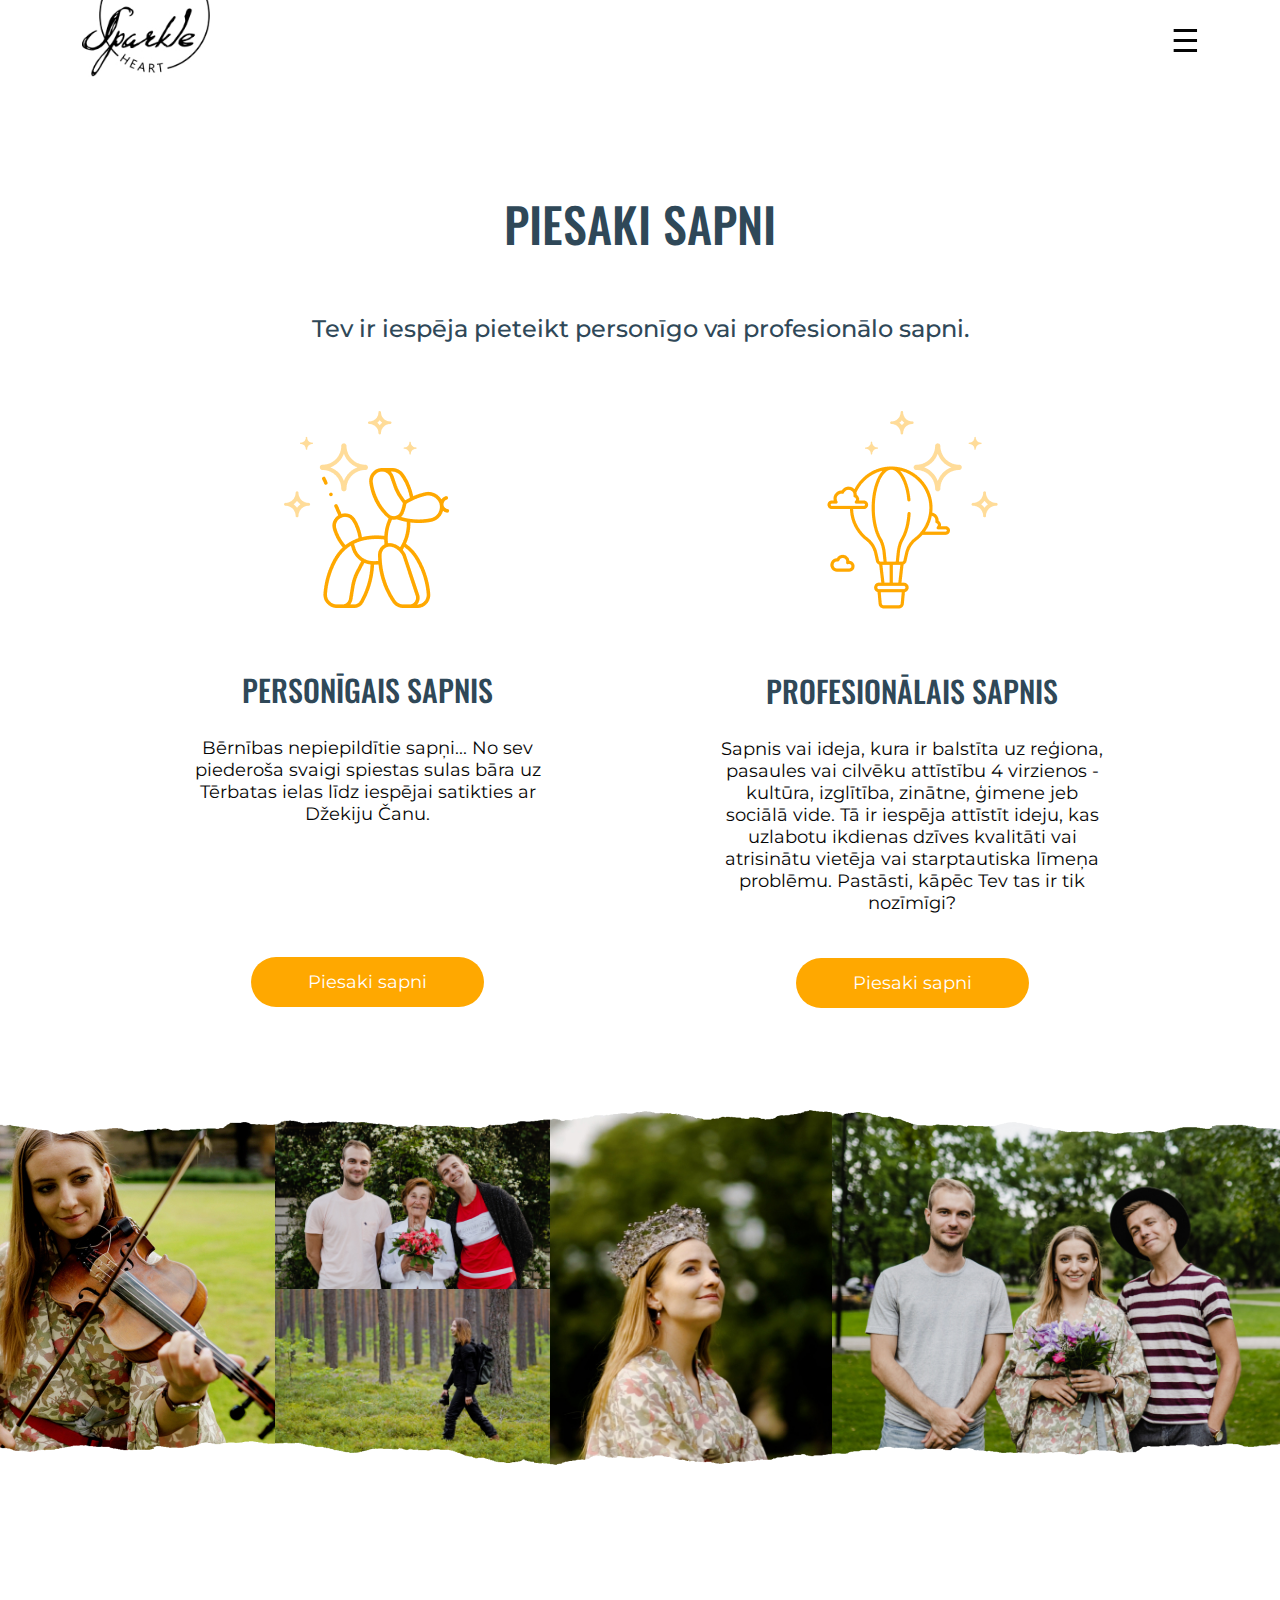
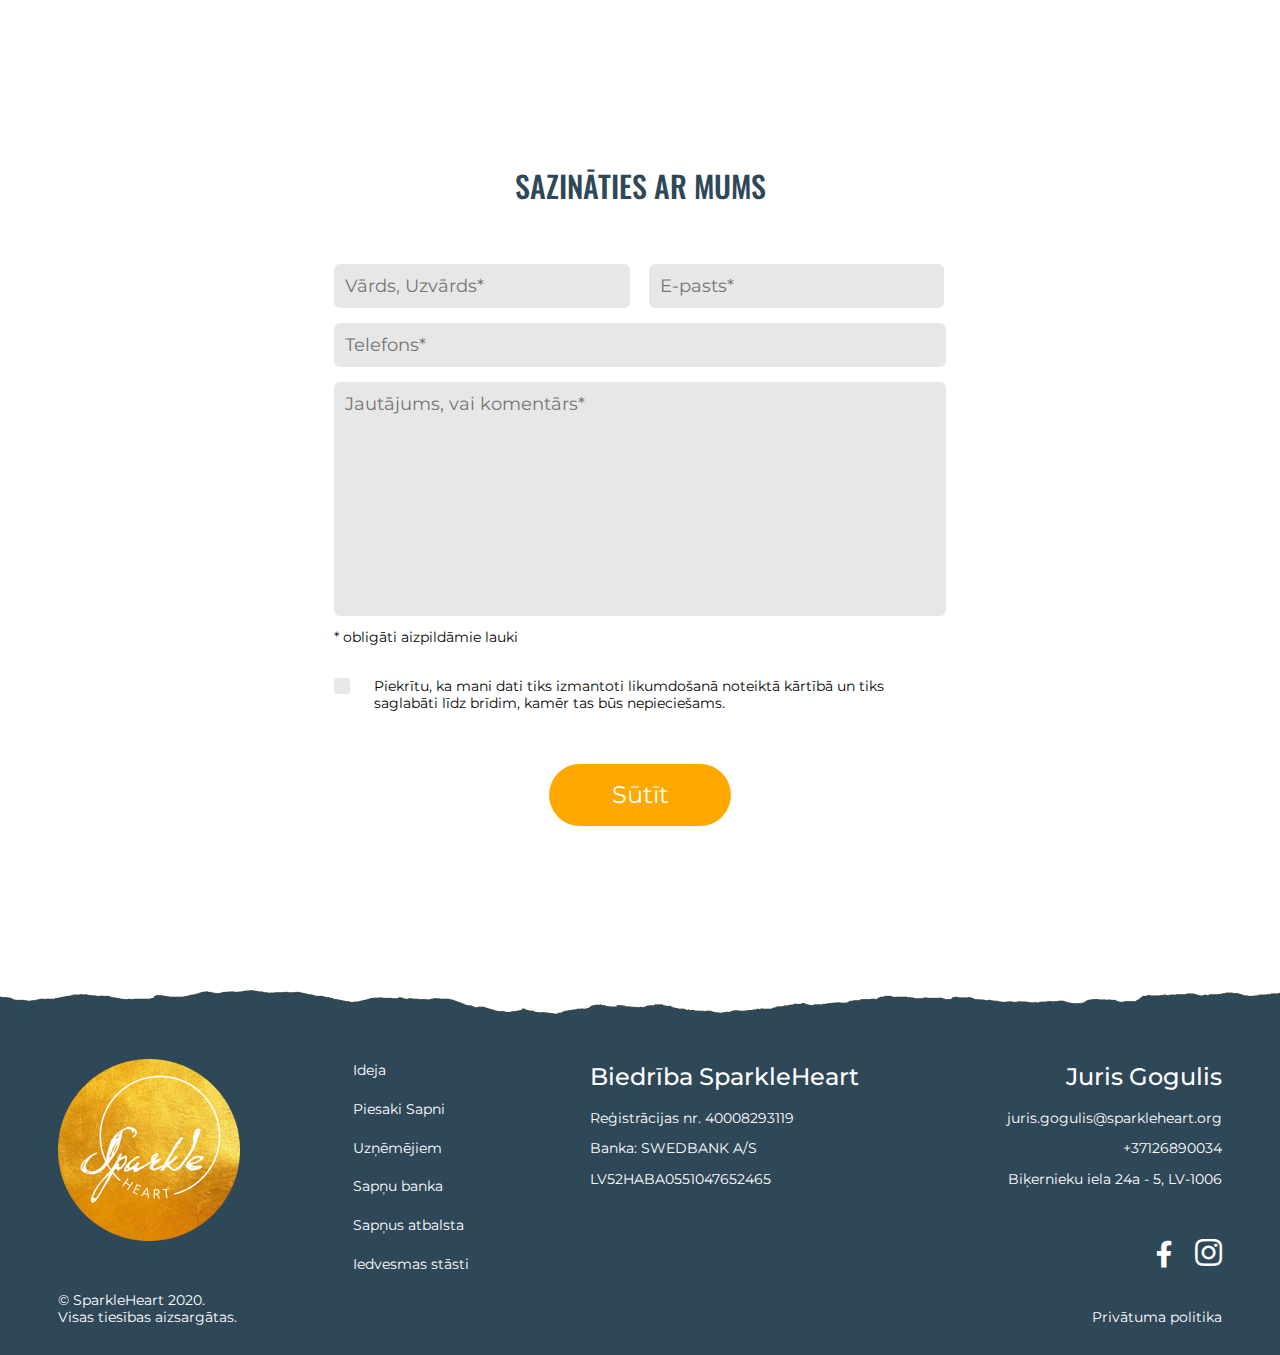
<file: piesakiSapni.html>
<!DOCTYPE html>
<html lang="en">
<head>
	<meta charset="UTF-8">
	<meta name="format-detection" content="telephone=no">
	<meta name="robots" content="noindex, nofollow">
	<meta http-equiv="X-UA-Compatible" content="IE=edge,chrome=1">
	<meta name="viewport" content="width=device-width, initial-scale=1, maximum-scale=1">

	<title>Piesaki Sapni - SparkleHeart</title>

	<link rel="shortcut icon" type="image/png" href="assets/img/Favicon.png"/>
	<link rel="stylesheet" href="https://cdnjs.cloudflare.com/ajax/libs/font-awesome/5.15.3/css/all.min.css"/>
  <link rel="stylesheet" type="text/css" href="assets/css/lightslider.css" />
	<link href="https://fonts.googleapis.com/css?family=Montserrat:400,700" rel="stylesheet">
	<link rel="stylesheet" href="assets/css/style.css" />

</head>
<body>
	<section>
		<div class="container nav-container">
			<nav class="menu">
				<div class="logo">
					<a href="./">
						<img class="logo-img" src="assets/img/BlackLogo 3.jpg" alt="Logo image">
					</a>
				</div>
				<div class="menu-items">
					<ul class="lng-select">
						<li class="lng js-selected"><a href=#>LV</a></li>
						<li class="lng"><a href=#>EN</a></li>
						<li class="lng"><a href=#>RU</a></li>
					</ul>
					<ul class="menu-item-list">
						<li class="menu-item"><a href="ideja.html">Ideja</a></li>
						<li class="menu-item js-active"><a href="piesakiSapni.html">Piesaki Sapni</a></li>
						<li class="menu-item"><a href="uznemejiem.html">Uzņēmējiem</a></li>
						<li class="menu-item"><a href="sapnuBanka.html">Sapņu banka</a></li>
						<li class="menu-item"><a href="sapnusAtbalsta.html">Sapņus atbalsta</a></li>
						<li class="menu-item"><a href="iedvesmasStasti.html">99 Iedvesmas stāsti</a></li>
					</ul>
				</div>
				<a class="nav-btn nav-open-btn" onclick="openNav()">&#9776;</a>
				<a class="nav-btn nav-close-btn" onclick="closeNav()">&#10005;</a>
			</nav>
		</div>
	</section>
	<section class="info-section">
		<div class="container">
			<div class="container-inner close-bottom">
				<div class="row">
					<div class="content large">
            <h1>Piesaki sapni</h1>
						<p class="space">Tev ir iespēja pieteikt personīgo vai profesionālo sapni.</p>
					</div>
				</div>
			</div>
		</div>
	</section>
  <section>
		<div class="container">
			<div class="container-inner close-top">
        <div class="flex-row">
          <div class="column col-more narrow">
            <img src="assets/img/baloon_icon.png" alt="Personīgais sapnis image">
            <h2 class="space">Personīgais sapnis</h3>
            <p>Bērnības nepiepildītie sapņi... No sev piederoša svaigi spiestas sulas bāra uz 
              Tērbatas ielas līdz iespējai satikties ar Džekiju Čanu.</p>
            <button class="btn btn-more" onclick="goToForm()">Piesaki sapni</button>
          </div>
					<div class="white-space"></div>
          <div class="column col-more narrow">
            <img src="assets/img/baloon_icon2.png" alt="Profesionālais sapnis image">
            <h2 class="space">Profesionālais sapnis</h3>
            <p>Sapnis vai ideja, kura ir balstīta uz reģiona, pasaules vai cilvēku attīstību 4 virzienos - 
              kultūra, izglītība, zinātne, ģimene jeb sociālā vide. Tā ir iespēja attīstīt ideju, 
              kas uzlabotu ikdienas dzīves kvalitāti vai atrisinātu vietēja vai starptautiska līmeņa problēmu. 
              Pastāsti, kāpēc Tev tas ir tik nozīmīgi?</p>
            <button class="btn btn-more" onclick="goToForm()">Piesaki sapni</button>
          </div>
        </div>
			</div>
		</div>
	</section>
	<section>
		<div class="container gallery-container gal2 ripped-edges">
			<div class="gallery2">
				<div class="gallery_item gallery_item-1">
						<img src="assets/img/Lauma_4.jpg" alt="Gallery image 1" class="gallery_img">
				</div>
				<div class="gallery_item gallery_item-2">
						<img src="assets/img/Brinuma_meita-3.jpg" alt="Gallery image 2" class="gallery_img">
				</div>
				<div class="gallery_item gallery_item-3">
						<img src="assets/img/Arta_2 1.jpg" alt="Gallery image 3" class="gallery_img">
				</div>
				<div class="gallery_item gallery_item-4">
						<img src="assets/img/Lauma_3.jpg" alt="Gallery image 4" class="gallery_img">
				</div>
				<div class="gallery_item gallery_item-5">
						<img src="assets/img/Brinuma_meita-2.jpg" alt="Gallery image 5" class="gallery_img">
				</div>
			</div>
		</div>
	</section>
	<br>
  <section>
		<div class="container form-container">
			<div class="container-inner container-form">
				<div class="row row-form">
					<h2 class="form-title">Sazināties ar mums</h2>
					<form name="sazinatiesForm" class="input-form">
						<input type="text" id="flname" name="flname" placeholder="Vārds, Uzvārds*" required>
						<input type="email" id="email" name="email" placeholder="E-pasts*" required>
						<input type="tel" id="phone" name="phone" placeholder="Telefons*" pattern="[0-9]{8}" required><br>
						<textarea id="message" name="message" placeholder="Jautājums, vai komentārs*" rows="4" cols="50" required></textarea>
						<div class="form-unfilled">
							<p class="form-msg">
								* obligāti aizpildāmie lauki
							</p>
							<div class="row-privacy">
								<input type="checkbox" id="privacy-chk" name="privacy-chk" value="Agree" required>
								<label for="vehicle1" class="form-msg">Piekrītu, ka mani dati tiks izmantoti likumdošanā noteiktā kārtībā un tiks saglabāti līdz brīdim, kamēr tas būs nepieciešams.</label><br>
							</div>
							<div class="container-submit">
								<button type="button" class="btn btn-submit" onclick="formSubmit()">Sūtīt</button>
							</div>
						</div>
						<div class="form-filled">
              <h3 class="affirmation-message">Paldies, ka sapņo!</h3>
              <p class="affirmation-message">Ja Tavs sapnis tiks izvēlēts, mēs ar Tevi sazināsimies.</p>
						</div>
					</form>
				</div>
			</div>
			<br>
		</div>
	</section>

	<section>
		<button class="scroll-up" onclick="topFunction()">&#9650;</button>
		<div class="container footer">
			<div class="row row-footer">
				<div class="inner-row">
					<div class="col col-logo">
						<img src="assets/img/GoldenV2Logo 3.png" alt="SparkleHeart logo">
					</div>
					<div class="col col-menu">
						<a href="ideja.html">Ideja</a>
						<a href="piesakiSapni.html">Piesaki Sapni</a>
						<a href="uznemejiem.html">Uzņēmējiem</a>
						<a href="sapnuBanka.html">Sapņu banka</a>
						<a href="sapnusAtbalsta.html">Sapņus atbalsta</a>
						<a href="iedvesmasStasti.html">Iedvesmas stāsti</a>
					</div>
					<div class="col col-bank">
						<h3>Biedrība SparkleHeart</h3>
						<p>Reģistrācijas nr. 40008293119</p>
						<p>Banka: SWEDBANK A/S</p>
						<p>LV52HABA0551047652465</p>
					</div>
					<div class="col col-info right">
						<h3>Juris Gogulis</h3>
						<p>juris.gogulis@sparkleheart.org</p>
						<p>+37126890034</p>
						<p>Biķernieku iela 24a - 5, LV-1006</p>
						<a class="open-prop">Skatīt rekvizītus</a>
						<div class="social">
							<a href="https://www.facebook.com/sparkleheartLV" target="_blank" rel="noopener noreferrer"><i class="fab fa-facebook-f"></i></a>
							<a href="https://www.instagram.com/sparkleheart_org" target="_blank" rel="noopener noreferrer"><i class="fab fa-instagram"></i></a>
						</div>
					</div>
				</div>
				<div class="lower-row">
					<p class="left">© SparkleHeart 2020. <br>Visas tiesības aizsargātas.</p>
					<a class="right">Privātuma politika</a>
				</div>
			</div>
		</div>
	</section>
  <script src="assets/js/theme.js"></script>
</body>
</html>
</file>
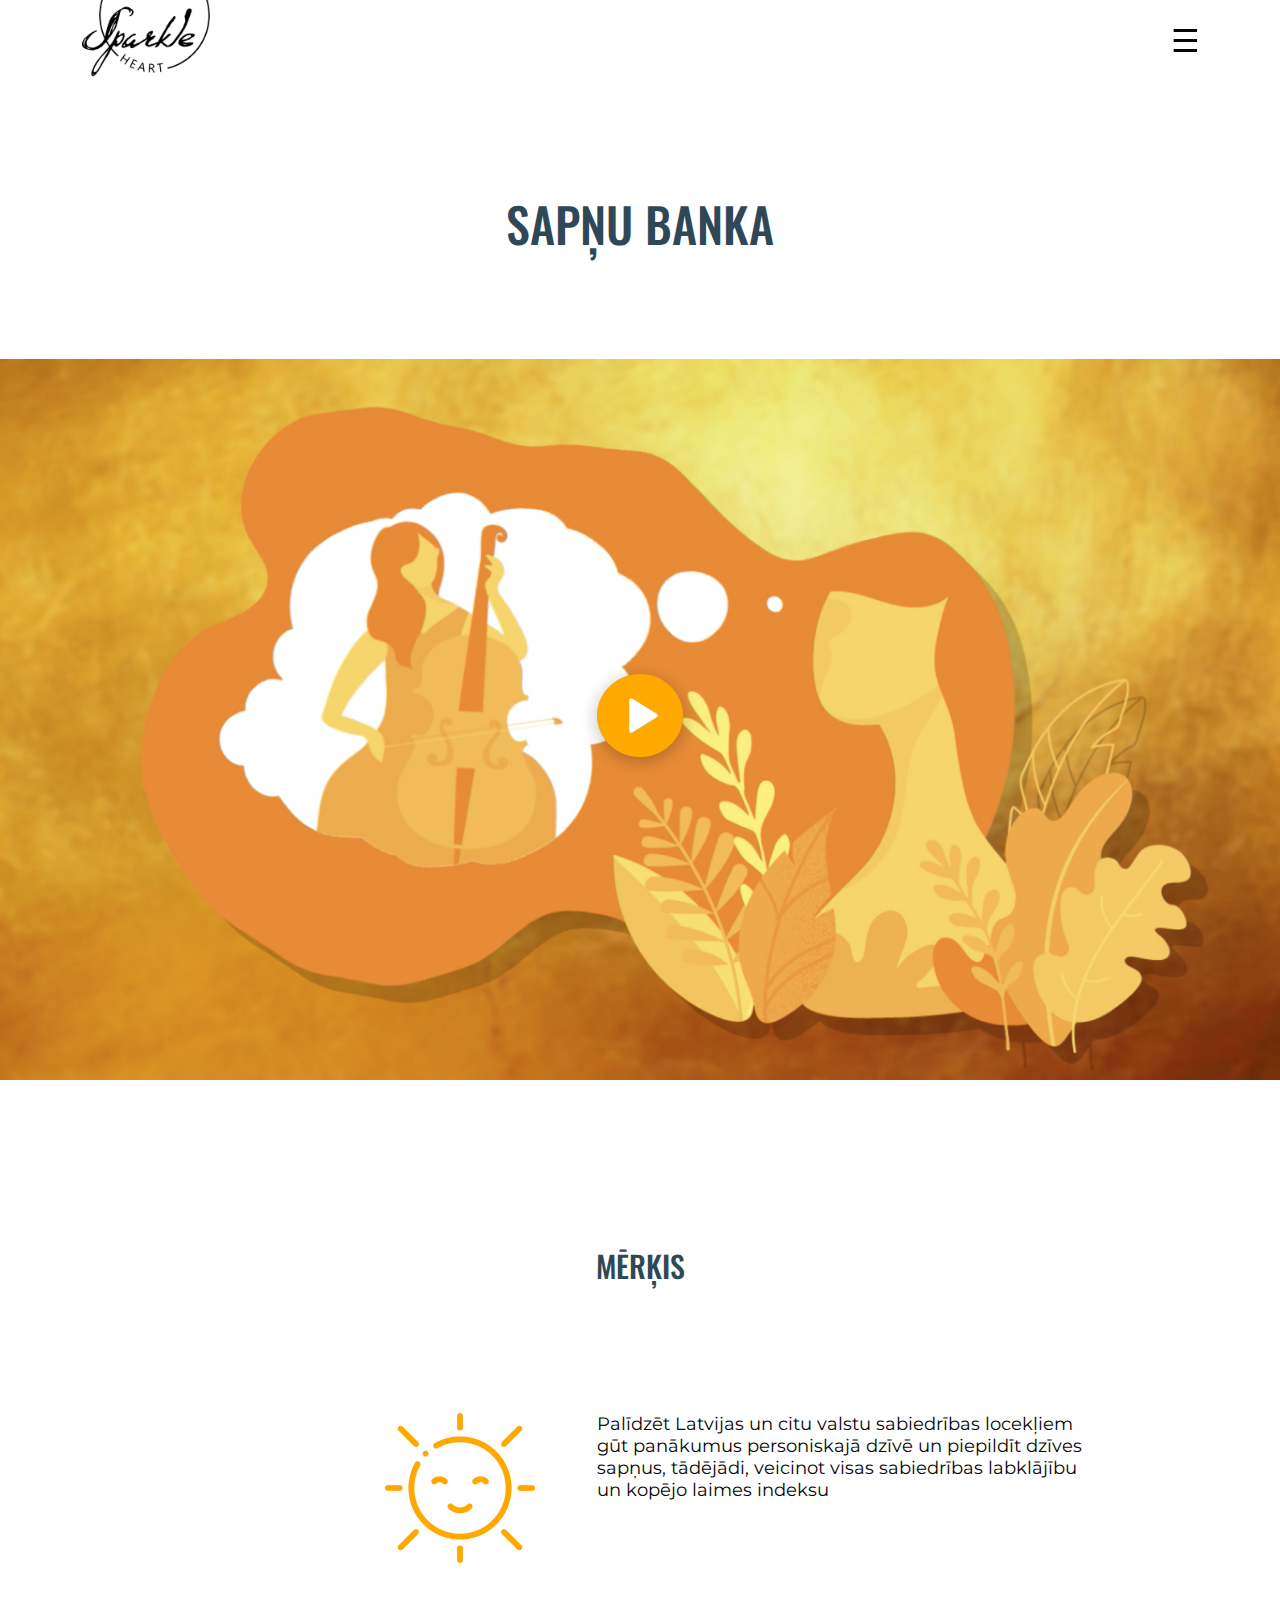
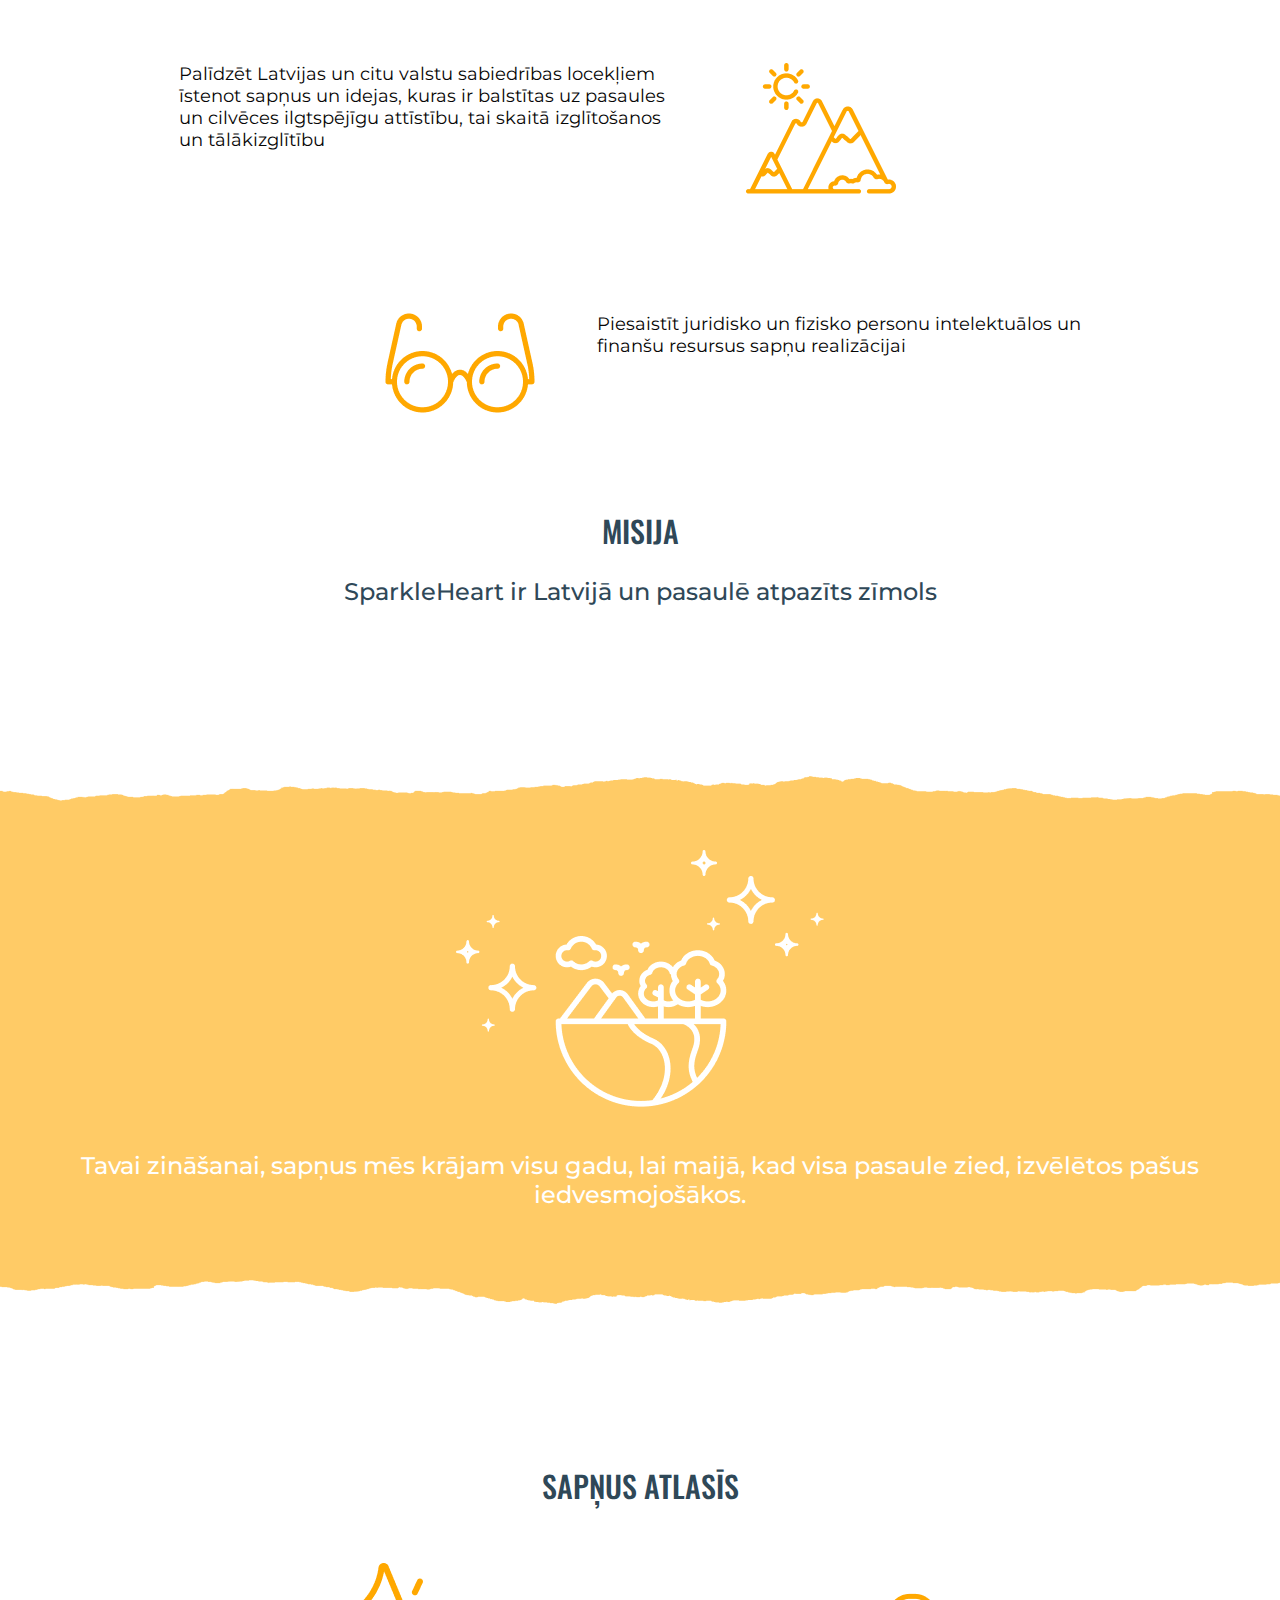
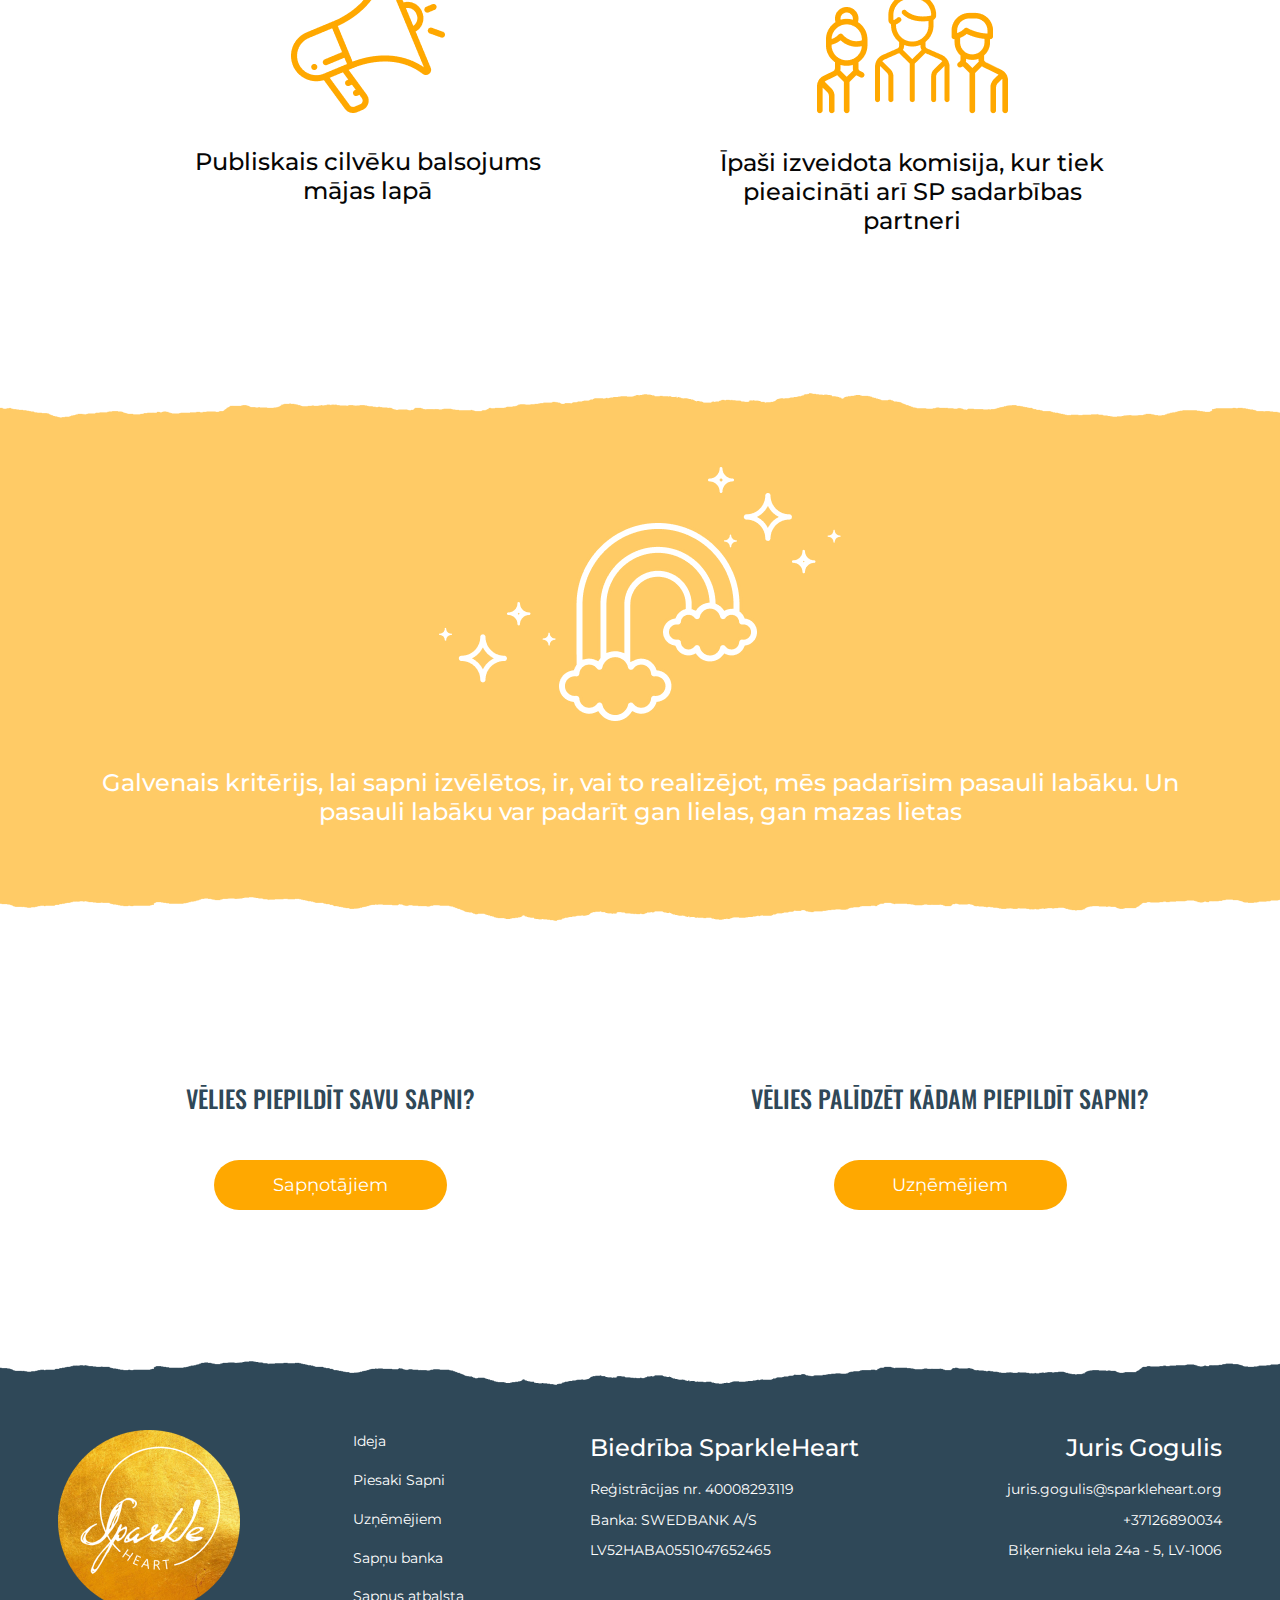
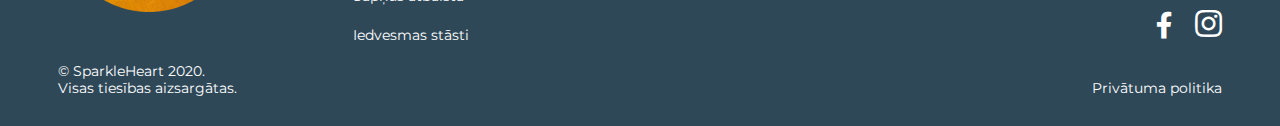
<file: sapnuBanka.html>
<!DOCTYPE html>
<html lang="en">
<head>
	<meta charset="UTF-8">
	<meta name="format-detection" content="telephone=no">
	<meta name="robots" content="noindex, nofollow">
	<meta http-equiv="X-UA-Compatible" content="IE=edge,chrome=1">
	<meta name="viewport" content="width=device-width, initial-scale=1, maximum-scale=1">

	<title>Sapņu banka - SparkleHeart</title>

	<link rel="shortcut icon" type="image/png" href="assets/img/Favicon.png"/>
	<link rel="stylesheet" href="https://cdnjs.cloudflare.com/ajax/libs/font-awesome/5.15.3/css/all.min.css"/>
  <link rel="stylesheet" type="text/css" href="assets/css/lightslider.css" />
	<link href="https://fonts.googleapis.com/css?family=Montserrat:400,700" rel="stylesheet">
	<link rel="stylesheet" href="assets/css/style.css" />

</head>
<body>
	<section>
		<div class="container nav-container">
			<nav class="menu">
				<div class="logo">
					<a href="./">
						<img class="logo-img" src="assets/img/BlackLogo 3.jpg" alt="Logo image">
					</a>
				</div>
				<div class="menu-items">
					<ul class="lng-select">
						<li class="lng js-selected"><a href=#>LV</a></li>
						<li class="lng"><a href=#>EN</a></li>
						<li class="lng"><a href=#>RU</a></li>
					</ul>
					<ul class="menu-item-list">
						<li class="menu-item"><a href="ideja.html">Ideja</a></li>
						<li class="menu-item"><a href="piesakiSapni.html">Piesaki Sapni</a></li>
						<li class="menu-item"><a href="uznemejiem.html">Uzņēmējiem</a></li>
						<li class="menu-item js-active"><a href="sapnuBanka.html">Sapņu banka</a></li>
						<li class="menu-item"><a href="sapnusAtbalsta.html">Sapņus atbalsta</a></li>
						<li class="menu-item"><a href="iedvesmasStasti.html">99 Iedvesmas stāsti</a></li>
					</ul>
				</div>
				<a class="nav-btn nav-open-btn" onclick="openNav()">&#9776;</a>
				<a class="nav-btn nav-close-btn" onclick="closeNav()">&#10005;</a>
			</nav>
		</div>
	</section>
	<section class="info-section short">
		<div class="container">
			<div class="container-inner close-bottom">
				<div class="row">
					<div class="content">
            <h1>Sapņu banka</h1>
					</div>
				</div>
			</div>
		</div>
	</section>
  <section class="video-section">
		<div class="container video-container">
			<img class="intro-img" src="assets/img/Video_screenshot.jpg" alt="Sapņu banka video">
			<a class="btn overlay-btn">
				<img class="btn-icon" src="assets/img/intro-button.png" alt="Play" onclick="playVideo(this, '17', false)">
			</a>
		</div>
		<div class="video-overlay closed" id="overvid">
			<a class="video-btn video-close-btn" onclick="closeVideo()">&#10005;</a>
			<div class="video-frame">
				<iframe class="video" src="https://www.facebook.com/plugins/video.php?height=314&href=https%3A%2F%2Fwww.facebook.com%2FsparkleheartLV%2Fvideos%2F2368016840121489%2F&show_text=false&width=560" 
				width="560" height="314" style="border:none;overflow:hidden" scrolling="no" frameborder="0" allowfullscreen="true" allow="autoplay; clipboard-write; encrypted-media; picture-in-picture; web-share" allowFullScreen="true"></iframe>	
			</div>
		</div>
	</section>
  <section class="info-section goals">
		<div class="container">
			<div class="container-inner close-bottom">
				<div class="row goals">
          <h2>Mērķis</h2>
          <div class="row-left">
            <img src="assets/img/sun_icon.png" alt="Sun icon">
            <p>Palīdzēt Latvijas un citu valstu sabiedrības locekļiem gūt panākumus personiskajā dzīvē un piepildīt dzīves sapņus, 
              tādējādi, veicinot visas sabiedrības labklājību un kopējo laimes indeksu</p>
          </div>
          <div class="row-right">
            <img src="assets/img/mountain_icon.png" alt="Mountain icon">
            <p>Palīdzēt Latvijas un citu valstu sabiedrības locekļiem īstenot sapņus un idejas, 
              kuras ir balstītas uz pasaules un cilvēces ilgtspējīgu attīstību, tai skaitā izglītošanos un tālākizglītību</p>
          </div>
          <div class="row-left">
            <img src="assets/img/glasses_icon.png" alt="Glasses icon">
            <p>Piesaistīt juridisko un fizisko personu intelektuālos un finanšu resursus sapņu realizācijai</p>
          </div>
				</div>
			</div>
		</div>
	</section>
  


  <section class="info-section">
		<div class="container">
			<div class="container-inner close-top">
				<div class="row">
					<div class="content large">
            <h2>Misija</h2>
						<p>SparkleHeart ir Latvijā un pasaulē atpazīts zīmols
						</p>
					</div>
				</div>
			</div>
		</div>
	</section>
	<section>
		<div class="container colored-section ripped-edges">
      <div class="container-inner">
        <div class="row-wide">
          <img src="assets/img/forest_icon.png">
          <p>Tavai zināšanai, sapņus mēs krājam visu gadu, lai maijā, 
            kad visa pasaule zied, izvēlētos pašus iedvesmojošākos. </p>
        </div>
      </div>
		</div>
	</section>
  <section>
		<div class="container how-section">
			<div class="container-inner close-bottom">
        <h2>Sapņus atlasīs</h2>
        <div class="flex-row">
          <div class="column col-more narrow large">
            <img src="assets/img/Rupor_icon.png" alt="Publiskais balsojums">
            <p class="spacing">Publiskais cilvēku balsojums mājas lapā</p>
          </div>
          <div class="column col-more narrow large">
            <img src="assets/img/groupOfPeople_icon.png" alt="Īpaši izveidota komisija">
            <p class="spacing">Īpaši izveidota komisija, kur tiek pieaicināti arī SP sadarbības partneri</p>
          </div>
        </div>
			</div>
		</div>
	</section>
	<section>
		<div class="container colored-section ripped-edges spacing">
      <div class="container-inner">
        <div class="row-wide">
          <img src="assets/img/rainbow_icon.png">
          <p>Galvenais kritērijs, lai sapni izvēlētos, ir, vai to realizējot, 
            mēs padarīsim pasauli labāku. Un pasauli labāku var padarīt gan lielas, gan mazas lietas</p>
        </div>
      </div>
		</div>
	</section>
	<section>
		<div class="container">
			<div class="container-inner pad-bottom">
				<div class="column col-more">
					<h3 class="onel">Vēlies piepildīt savu sapni?</h3>
					<button class="btn btn-more" onclick="goToSapnotajiem()">Sapņotājiem</button>
				</div>
				<div class="column col-more">
					<h3>Vēlies palīdzēt kādam piepildīt sapni?</h3>
					<button class="btn btn-more" onclick="goToUznemejiem()">Uzņēmējiem</button>
				</div>
			</div>
		</div>
	</section>
  <br>
  <section>
		<button class="scroll-up" onclick="topFunction()">&#9650;</button>
		<div class="container footer">
			<div class="row row-footer">
				<div class="inner-row">
					<div class="col col-logo">
						<img src="assets/img/GoldenV2Logo 3.png" alt="SparkleHeart logo">
					</div>
					<div class="col col-menu">
						<a href="ideja.html">Ideja</a>
						<a href="piesakiSapni.html">Piesaki Sapni</a>
						<a href="uznemejiem.html">Uzņēmējiem</a>
						<a href="sapnuBanka.html">Sapņu banka</a>
						<a href="sapnusAtbalsta.html">Sapņus atbalsta</a>
						<a href="iedvesmasStasti.html">Iedvesmas stāsti</a>
					</div>
					<div class="col col-bank">
						<h3>Biedrība SparkleHeart</h3>
						<p>Reģistrācijas nr. 40008293119</p>
						<p>Banka: SWEDBANK A/S</p>
						<p>LV52HABA0551047652465</p>
					</div>
					<div class="col col-info right">
						<h3>Juris Gogulis</h3>
						<p>juris.gogulis@sparkleheart.org</p>
						<p>+37126890034</p>
						<p>Biķernieku iela 24a - 5, LV-1006</p>
						<a class="open-prop">Skatīt rekvizītus</a>
						<div class="social">
							<a href="https://www.facebook.com/sparkleheartLV" target="_blank" rel="noopener noreferrer"><i class="fab fa-facebook-f"></i></a>
							<a href="https://www.instagram.com/sparkleheart_org" target="_blank" rel="noopener noreferrer"><i class="fab fa-instagram"></i></a>
						</div>
					</div>
				</div>
				<div class="lower-row">
					<p class="left">© SparkleHeart 2020. <br>Visas tiesības aizsargātas.</p>
					<a class="right">Privātuma politika</a>
				</div>
			</div>
		</div>
	</section>
  <script src="assets/js/theme.js"></script>
</body>
</html>
</file>
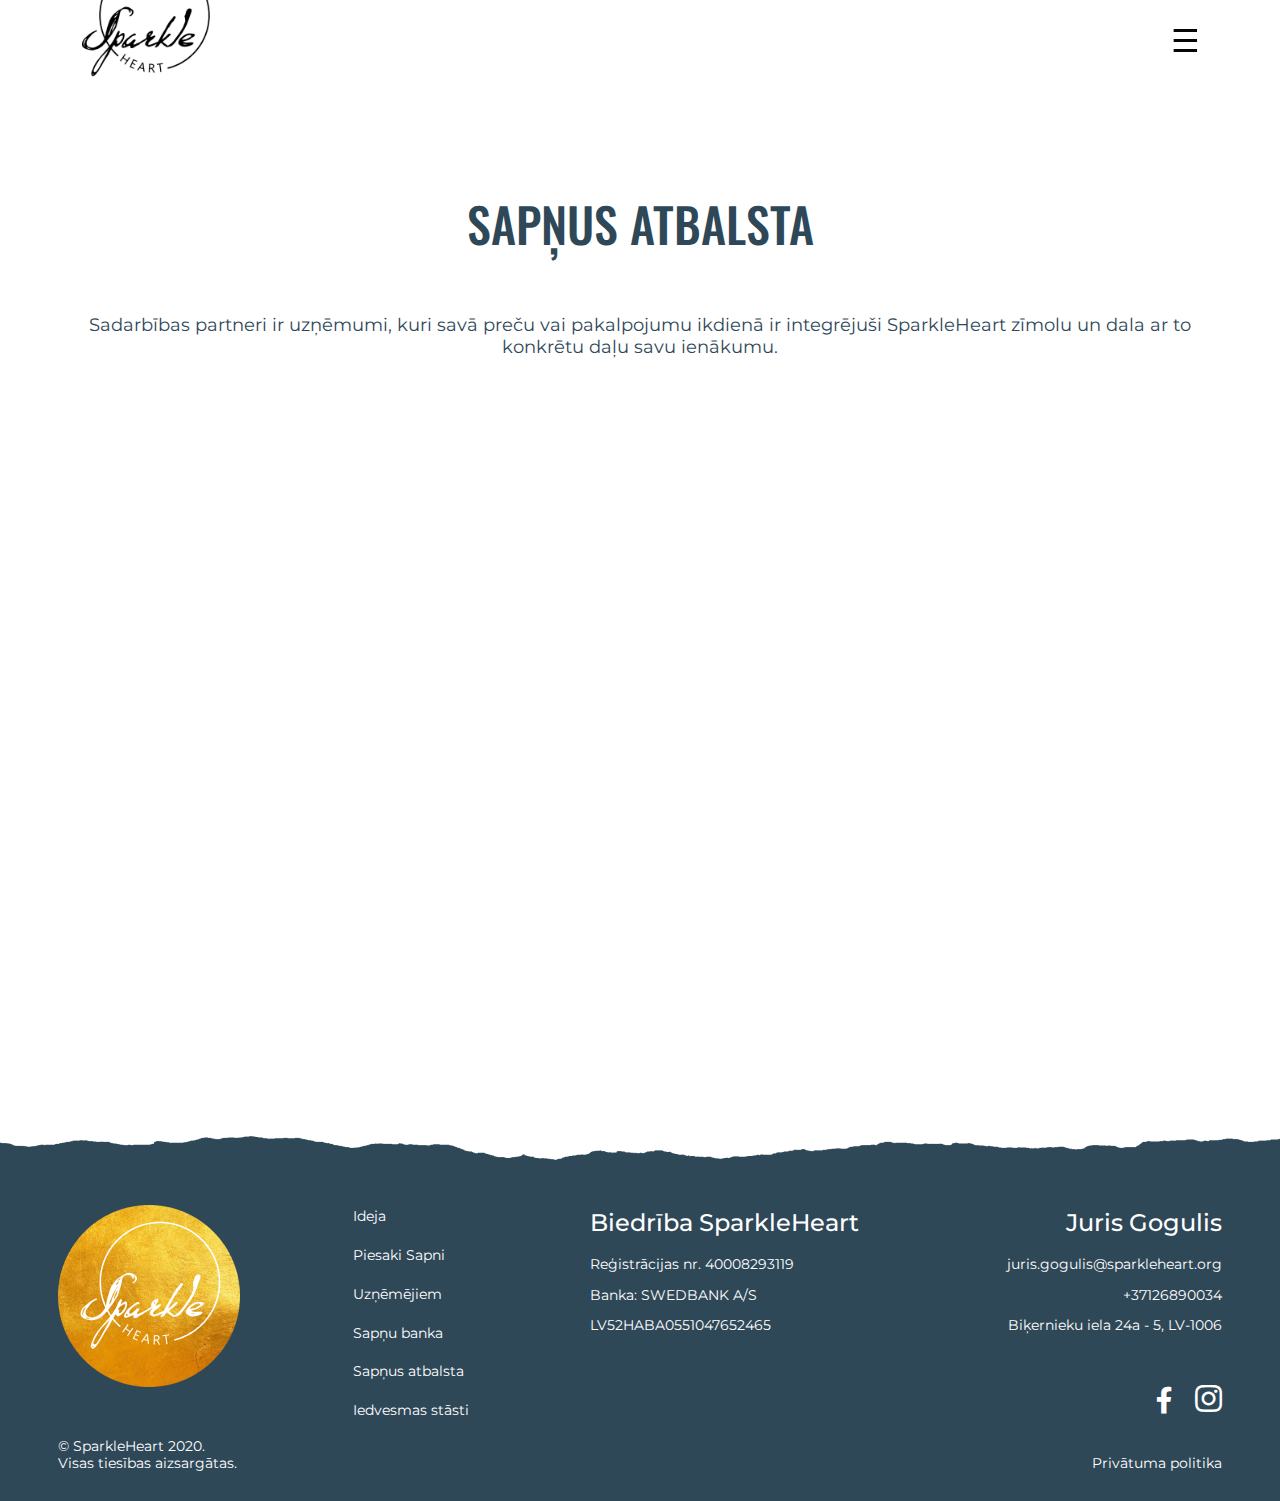
<file: sapnusAtbalsta.html>
<!DOCTYPE html>
<html lang="en">
<head>
	<meta charset="UTF-8">
	<meta name="format-detection" content="telephone=no">
	<meta name="robots" content="noindex, nofollow">
	<meta http-equiv="X-UA-Compatible" content="IE=edge,chrome=1">
	<meta name="viewport" content="width=device-width, initial-scale=1, maximum-scale=1">

	<title>Sapņus atbalsta - SparkleHeart</title>

	<link rel="shortcut icon" type="image/png" href="assets/img/Favicon.png"/>
	<link rel="stylesheet" href="https://cdnjs.cloudflare.com/ajax/libs/font-awesome/5.15.3/css/all.min.css"/>
  <link rel="stylesheet" type="text/css" href="assets/css/lightslider.css" />
	<link href="https://fonts.googleapis.com/css?family=Montserrat:400,700" rel="stylesheet">
	<link rel="stylesheet" href="assets/css/style.css" />

</head>
<body>
	<section>
		<div class="container nav-container">
			<nav class="menu">
				<div class="logo">
					<a href="./">
						<img class="logo-img" src="assets/img/BlackLogo 3.jpg" alt="Logo image">
					</a>
				</div>
				<div class="menu-items">
					<ul class="lng-select">
						<li class="lng js-selected"><a href=#>LV</a></li>
						<li class="lng"><a href=#>EN</a></li>
						<li class="lng"><a href=#>RU</a></li>
					</ul>
					<ul class="menu-item-list">
						<li class="menu-item"><a href="ideja.html">Ideja</a></li>
						<li class="menu-item"><a href="piesakiSapni.html">Piesaki Sapni</a></li>
						<li class="menu-item"><a href="uznemejiem.html">Uzņēmējiem</a></li>
						<li class="menu-item"><a href="sapnuBanka.html">Sapņu banka</a></li>
						<li class="menu-item js-active"><a href="sapnusAtbalsta.html">Sapņus atbalsta</a></li>
						<li class="menu-item"><a href="iedvesmasStasti.html">99 Iedvesmas stāsti</a></li>
					</ul>
				</div>
				<a class="nav-btn nav-open-btn" onclick="openNav()">&#9776;</a>
				<a class="nav-btn nav-close-btn" onclick="closeNav()">&#10005;</a>
			</nav>
		</div>
	</section>
	<section class="info-section">
		<div class="container">
			<div class="container-inner">
				<div class="row">
					<div class="content">
            <h1>Sapņus atbalsta</h1>
						<p class="space">Sadarbības partneri ir uzņēmumi, kuri savā preču vai pakalpojumu ikdienā ir integrējuši 
              SparkleHeart zīmolu un dala ar to konkrētu daļu savu ienākumu.
						</p>
					</div>
				</div>
			</div>
		</div>
	</section>
  <section class="map-section">
    <div class="map-container">
      <iframe src="https://www.google.com/maps/embed?pb=!1m18!1m12!1m3!1d69595.56141406906!2d24.057059240127113!3d56.96830841987117!2m3!1f0!2f0!3f0!3m2!1i1024!2i768!4f13.1!3m3!1m2!1s0x46eecfb0e5073ded%3A0x400cfcd68f2fe30!2zUsSrZ2E!5e0!3m2!1slv!2slv!4v1631464564461!5m2!1slv!2slv" 
      width="100%" height="648" style="border:0;" allowfullscreen="" loading="lazy"></iframe>
    </div>
    
  </section>




<section>
  <button class="scroll-up" onclick="topFunction()">&#9650;</button>
  <div class="container footer">
    <div class="row row-footer">
      <div class="inner-row">
        <div class="col col-logo">
          <img src="assets/img/GoldenV2Logo 3.png" alt="SparkleHeart logo">
        </div>
        <div class="col col-menu">
          <a href="ideja.html">Ideja</a>
          <a href="piesakiSapni.html">Piesaki Sapni</a>
          <a href="uznemejiem.html">Uzņēmējiem</a>
          <a href="sapnuBanka.html">Sapņu banka</a>
          <a href="sapnusAtbalsta.html">Sapņus atbalsta</a>
          <a href="iedvesmasStasti.html">Iedvesmas stāsti</a>
        </div>
        <div class="col col-bank">
          <h3>Biedrība SparkleHeart</h3>
          <p>Reģistrācijas nr. 40008293119</p>
          <p>Banka: SWEDBANK A/S</p>
          <p>LV52HABA0551047652465</p>
        </div>
        <div class="col col-info right">
          <h3>Juris Gogulis</h3>
          <p>juris.gogulis@sparkleheart.org</p>
          <p>+37126890034</p>
          <p>Biķernieku iela 24a - 5, LV-1006</p>
          <a class="open-prop">Skatīt rekvizītus</a>
          <div class="social">
						<a href="https://www.facebook.com/sparkleheartLV" target="_blank" rel="noopener noreferrer"><i class="fab fa-facebook-f"></i></a>
						<a href="https://www.instagram.com/sparkleheart_org" target="_blank" rel="noopener noreferrer"><i class="fab fa-instagram"></i></a>
          </div>
        </div>
      </div>
      <div class="lower-row">
        <p class="left">© SparkleHeart 2020. <br>Visas tiesības aizsargātas.</p>
        <a class="right">Privātuma politika</a>
      </div>
    </div>
  </div>
</section>
<script src="assets/js/theme.js"></script>
</body>
</html>
</file>
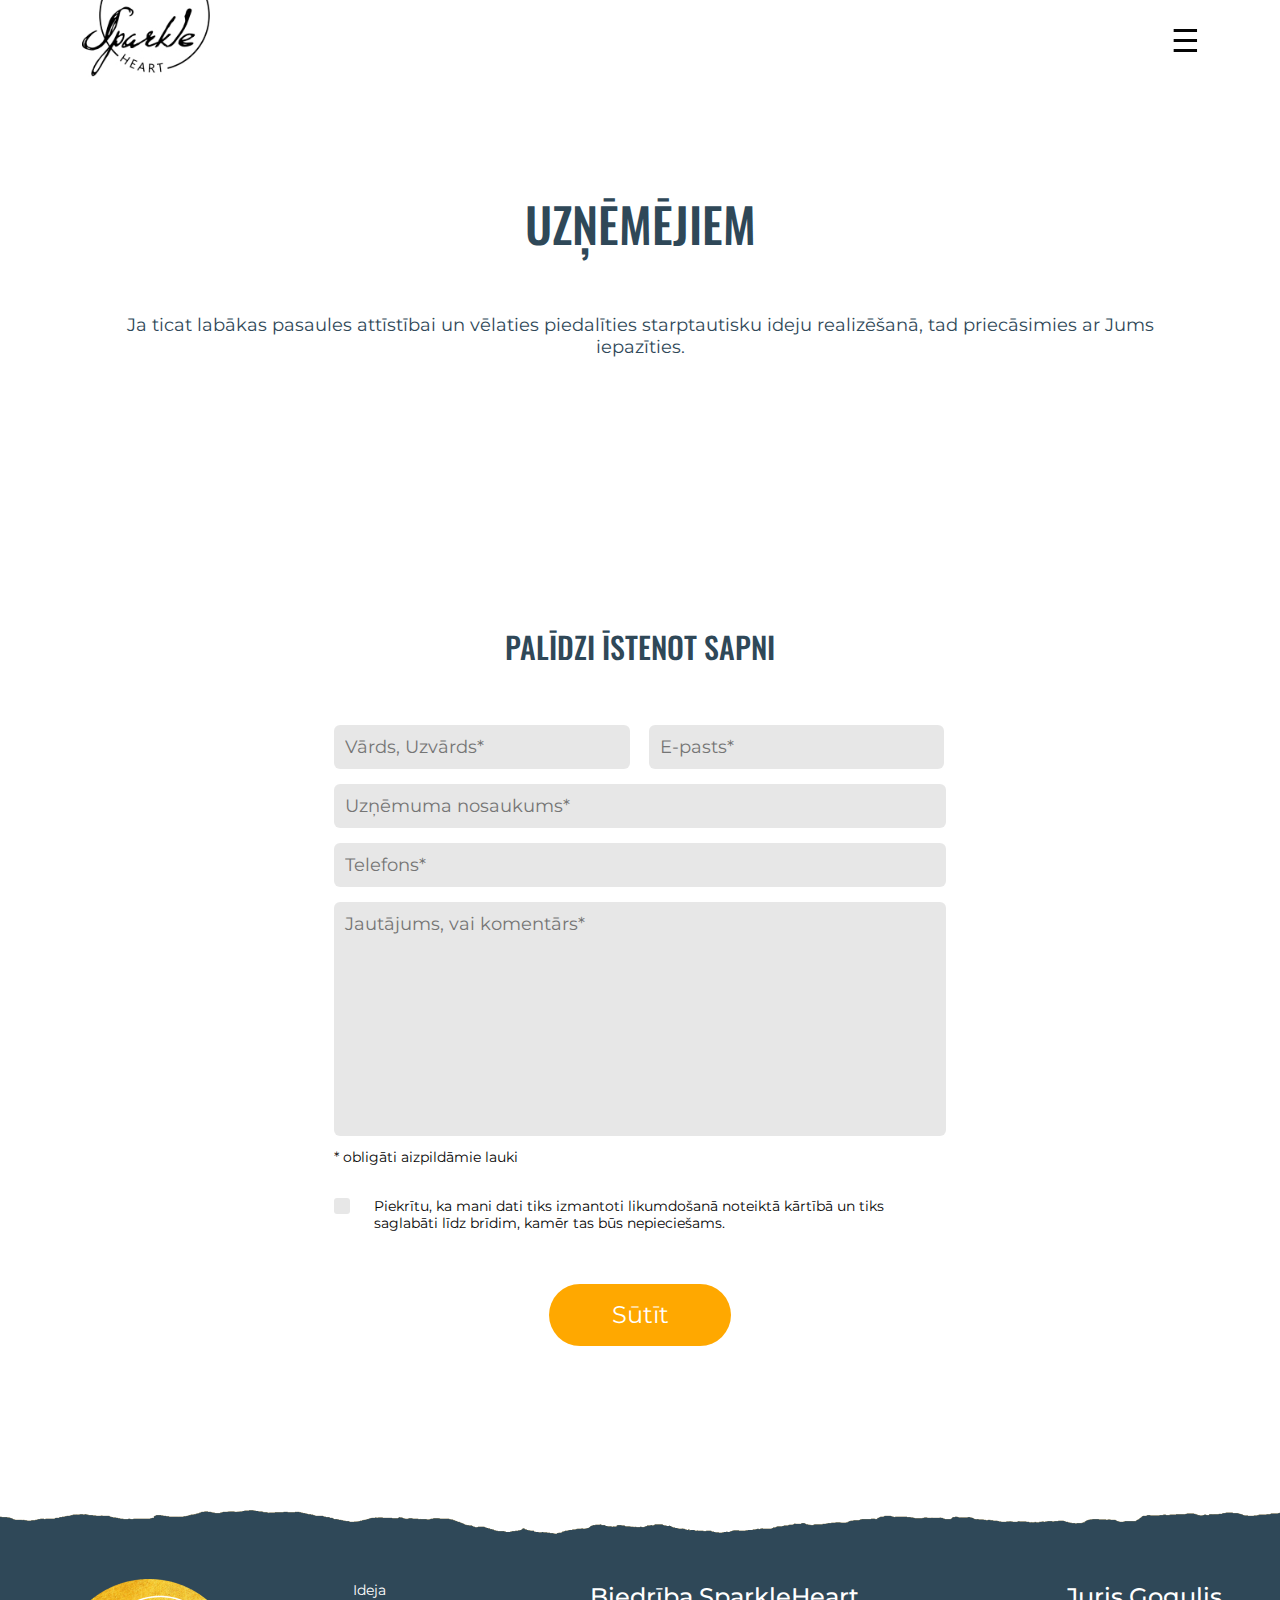
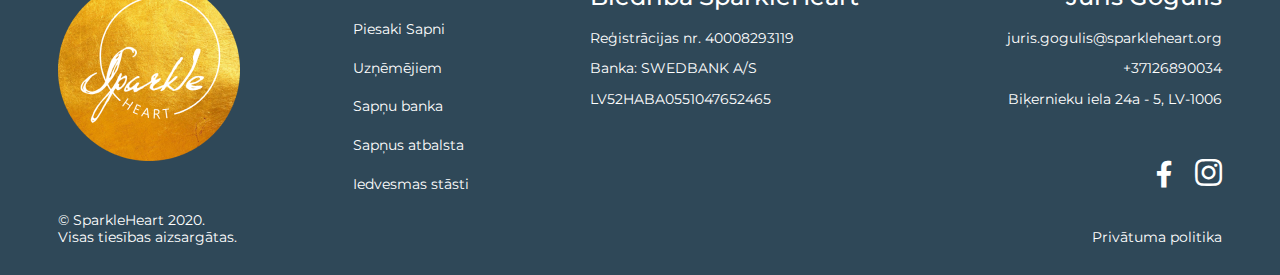
<file: uznemejiem.html>
<!DOCTYPE html>
<html lang="en">
<head>
	<meta charset="UTF-8">
	<meta name="format-detection" content="telephone=no">
	<meta name="robots" content="noindex, nofollow">
	<meta http-equiv="X-UA-Compatible" content="IE=edge,chrome=1">
	<meta name="viewport" content="width=device-width, initial-scale=1, maximum-scale=1">

	<title>Uzņēmējiem - SparkleHeart</title>

	<link rel="shortcut icon" type="image/png" href="assets/img/Favicon.png"/>
	<link rel="stylesheet" href="https://cdnjs.cloudflare.com/ajax/libs/font-awesome/5.15.3/css/all.min.css"/>
  <link rel="stylesheet" type="text/css" href="assets/css/lightslider.css" />
	<link href="https://fonts.googleapis.com/css?family=Montserrat:400,700" rel="stylesheet">
	<link rel="stylesheet" href="assets/css/style.css" />

</head>
<body>
	<section>
		<div class="container nav-container">
			<nav class="menu">
				<div class="logo">
					<a href="./">
						<img class="logo-img" src="assets/img/BlackLogo 3.jpg" alt="Logo image">
					</a>
				</div>
				<div class="menu-items">
					<ul class="lng-select">
						<li class="lng js-selected"><a href=#>LV</a></li>
						<li class="lng"><a href=#>EN</a></li>
						<li class="lng"><a href=#>RU</a></li>
					</ul>
					<ul class="menu-item-list">
						<li class="menu-item"><a href="ideja.html">Ideja</a></li>
						<li class="menu-item"><a href="piesakiSapni.html">Piesaki Sapni</a></li>
						<li class="menu-item js-active"><a href="uznemejiem.html">Uzņēmējiem</a></li>
						<li class="menu-item"><a href="sapnuBanka.html">Sapņu banka</a></li>
						<li class="menu-item"><a href="sapnusAtbalsta.html">Sapņus atbalsta</a></li>
						<li class="menu-item"><a href="iedvesmasStasti.html">99 Iedvesmas stāsti</a></li>
					</ul>
				</div>
				<a class="nav-btn nav-open-btn" onclick="openNav()">&#9776;</a>
				<a class="nav-btn nav-close-btn" onclick="closeNav()">&#10005;</a>
			</nav>
		</div>
	</section>
	<section class="info-section">
		<div class="container">
			<div class="container-inner close-bottom">
				<div class="row">
					<div class="content">
            <h1>Uzņēmējiem</h1>
						<p class="space">Ja ticat labākas pasaules attīstībai un vēlaties piedalīties starptautisku ideju realizēšanā, 
              tad priecāsimies ar Jums iepazīties.
						</p>
					</div>
				</div>
			</div>
		</div>
	</section>
  <br>
  <section>
		<div class="container form-container spacing">
			<div class="container-inner container-form">
				<div class="row row-form">
					<h2 class="form-title">Palīdzi īstenot sapni</h2>
					<form name="sazinatiesForm" class="input-form">
						<input type="text" id="flname" name="flname" placeholder="Vārds, Uzvārds*" required>
						<input type="email" id="email" name="email" placeholder="E-pasts*" required>
            <input type="text" id="organization" name="organization" placeholder="Uzņēmuma nosaukums*" required>
						<input type="tel" id="phone" name="phone" placeholder="Telefons*" pattern="[0-9]{8}" required><br>
						<textarea id="message" name="message" placeholder="Jautājums, vai komentārs*" rows="4" cols="50" required></textarea>
						<div class="form-unfilled">
							<p class="form-msg">
								* obligāti aizpildāmie lauki
							</p>
							<div class="row-privacy">
								<input type="checkbox" id="privacy-chk" name="privacy-chk" value="Agree" required>
								<label for="vehicle1" class="form-msg">Piekrītu, ka mani dati tiks izmantoti likumdošanā noteiktā kārtībā un tiks saglabāti līdz brīdim, kamēr tas būs nepieciešams.</label><br>
							</div>
							<div class="container-submit">
								<button type="button" class="btn btn-submit" onclick="formSubmit()">Sūtīt</button>
							</div>
						</div>
						<div class="form-filled">
              <h3 class="affirmation-message">Paldies!</h3>
              <p class="affirmation-message">Mēs ar Tevi sazināsimies.</p>
						</div>
					</form>
				</div>
			</div>
			<br>
		</div>
	</section>
	<section>
		<button class="scroll-up" onclick="topFunction()">&#9650;</button>
		<div class="container footer">
			<div class="row row-footer">
				<div class="inner-row">
					<div class="col col-logo">
						<img src="assets/img/GoldenV2Logo 3.png" alt="SparkleHeart logo">
					</div>
					<div class="col col-menu">
						<a href="ideja.html">Ideja</a>
						<a href="piesakiSapni.html">Piesaki Sapni</a>
						<a href="uznemejiem.html">Uzņēmējiem</a>
						<a href="sapnuBanka.html">Sapņu banka</a>
						<a href="sapnusAtbalsta.html">Sapņus atbalsta</a>
						<a href="iedvesmasStasti.html">Iedvesmas stāsti</a>
					</div>
					<div class="col col-bank">
						<h3>Biedrība SparkleHeart</h3>
						<p>Reģistrācijas nr. 40008293119</p>
						<p>Banka: SWEDBANK A/S</p>
						<p>LV52HABA0551047652465</p>
					</div>
					<div class="col col-info right">
						<h3>Juris Gogulis</h3>
						<p>juris.gogulis@sparkleheart.org</p>
						<p>+37126890034</p>
						<p>Biķernieku iela 24a - 5, LV-1006</p>
						<a class="open-prop">Skatīt rekvizītus</a>
						<div class="social">
							<a href="https://www.facebook.com/sparkleheartLV" target="_blank" rel="noopener noreferrer"><i class="fab fa-facebook-f"></i></a>
							<a href="https://www.instagram.com/sparkleheart_org" target="_blank" rel="noopener noreferrer"><i class="fab fa-instagram"></i></a>
						</div>
					</div>
				</div>
				<div class="lower-row">
					<p class="left">© SparkleHeart 2020. <br>Visas tiesības aizsargātas.</p>
					<a class="right">Privātuma politika</a>
				</div>
			</div>
		</div>
	</section>
  <script src="assets/js/theme.js"></script>
</body>
</html>
</file>
<file: assets/css/style.css>
@import url('https://fonts.googleapis.com/css2?family=Montserrat:wght@400;500&family=Oswald:wght@500&display=swap');

* { box-sizing: border-box; }

body { margin: 0; }

p, 
a, 
input,
textarea,
button,
label {
  font-family: 'Montserrat', sans-serif;
  font-style: normal;
  font-weight: 400;
  font-size: 18px;
  line-height: 22px;
  color: #060606;
  margin: 0;
}

a { text-decoration: none; }

h1, 
h2, 
h3,
h4 
{
  font-family: Oswald;
  font-style: normal;
  font-weight: 500;
  text-align: center;
  color: #2f4858;
  text-transform: uppercase;
}

h1 {
  font-size: 48px;
  line-height: 71px;
}

h2 {
  font-size: 30px;
  line-height: 44px;
}

h3 {
  font-size: 24px;
  line-height: 36px;
}

h4 {
  font-size: 18px;
  line-height: 26.68px;
  text-transform: none;
}

button {
  width: 233px;
  height: 50px;
  cursor: pointer;
  border-radius: 50px;
  border: none;
  background-color: #ffa800;
  color: white;
}

button:hover {
  background-color: #ffda16;
}

button:active {
  background-color: #ff8a00;
}

.scroll-up {
  display: none;
  position: fixed;
  bottom: 20px;
  right: 20px;
  z-index: 9;
  border: none;
  outline: none;
  width: 50px;
  color: white;
  cursor: pointer;
  border-radius: 10px;
  font-size: 30px;
}

.scroll-up.js-sticky {
  position: absolute;
  bottom: 20px;
}

.space {
  margin-top: 55px;
}

.spacing {
  margin-top: 30px;
}

.pad-bottom {
  padding-bottom: 75px;
}

.content {
  margin-top: 50px;
}

@media only screen and (max-width:1350px){
  .content {
    margin-top: 0;
  }
}

@media only screen and (max-width:450px){


  h1 {
    font-size: 36px;
    line-height: 53px;
  }

  h2 {
    font-size: 24px;
    line-height: 36px;
  }

  .column.narrow h2 {
    font-size: 18px;
    line-height: 27px;
  }


  body .large p {
    font-size: 18px;
    line-height: 22px;
  }

  .content.large p {
    font-size: 14px;
    line-height: 17px;
  }

  .content .space {
    margin-top: 30px;
  }
}





/* Navigation section */

.container {
  position: relative;
  width: 100%;
  height: fit-content;
}

.nav-container {
  position: fixed;
  top: 0;
  width: 100%;
  height: 80px;
  z-index: 99;
  background-color: white;
}

.nav-container::after {
  content:" ";
  display:block;
  height: 45px;
  background-image: url("../img/ripped.png");
  position:absolute;
  bottom:-45px;
  width:100%;
  z-index: -2;  
}

.menu {
  display: flex;
  justify-content: space-between;
}

.logo {
  float: left;
  max-width: 159px;
  margin: 0 62px;
}

.menu-items { margin: 40px 50px 0 0; }

.menu-items ul {
  float: right;
  list-style-type: none;
  margin: 0;
  padding: 0;
}

.menu-item-list li {
  position: relative;
  display: inline;
  float: left;
  z-index: 9999;
  padding: 3px;
  margin: 10px 16px;
}

.menu-items a {
  display: block;
  font-family: 'Montserrat', sans-serif;
  font-style: normal;
  font-weight: 400;
  font-size: 18px;
  line-height: 22px; 
  color: #060606;
}

.menu-item.js-active { border-bottom: 3px solid #ffa800; }

.menu-item.js-active a{ font-weight: bold; }

.lng-select {
  background-color: white;
  padding-left: 25px;
}

.lng-select li{
  display: none;
  padding: 3px;
  margin: 10px 16px;
}

.lng.js-selected { display: block; }

.lng-select:hover .lng{ display: block; }

a.nav-open-btn, 
a.nav-close-btn {
  display: none;
  font-size: 2em;
  cursor: pointer;
  margin: auto 60px;
}

@media only screen and (max-width:1350px){
  .logo img { width: 128px; }
  
  .nav-container { height: 55px; }

  a.nav-open-btn { display: block; }

  .menu { padding: 0 20px; }

  .menu-items {
    display: none;
    position: fixed;
    top: 0;
    left: 0;
    width: 100%;
    height: 100%;
    margin: 0;
    padding: 165px 0;
    z-index: -1;
    overflow-y: auto;
    background-color: white;
  }

  .menu-items ul {
    float: none;
    display: flex;
    justify-content: space-evenly;
    margin: 20px 20%;
  }

  .menu-items a { font-size: 24px; }

  .menu-item-list {
    flex-direction: column;
    align-items: center;
  }

  .menu-item-list li { margin: 38px 0; }

  .lng.js-selected { border-bottom: 3px solid #ffa800; }

  .lng.js-selected a{ font-weight: bold; }

  .lng-select li {
    display: block;
    float: left;
  }

  body .video-container { top: 0; }
}

@media only screen and (max-width:600px){
  p, a{
    font-size: 12px;
    line-height: 15px;
  }

  .scroll-up {
    bottom: 20px;
    right: 20px;
    width: 40px;
    height: 40px;
    font-size: 18px;
  }

  body .container-inner .row {
    margin: 0;
    padding: 20px 0;
  }
  
  body .container .container-inner { margin: 60px 20px; }

  .logo img { width: 110px; }

  .logo { margin: 0 20px; }

  a.nav-open-btn, 
  a.nav-close-btn {
  font-size: 1.5em;
  margin: auto 20px;
  }

  .nav-container { height: 45px; }

  
  .nav-container::after {
    height: 40px;
    bottom:-40px;
  }

  .menu { padding: 0 10px; }

  .overlay-btn img{ max-width: 100px; }

  .menu-items a { font-size: 18px; }

  .menu-items { padding: 70px 0; }

  .menu-items ul { margin: 5px 20%; }

  .menu-item-list li { margin: 15px 0; }
}

@media only screen and (max-width:350px){

  .nav-container::after {
    height: 40px;
    bottom:-15px;
  }

  .logo img { width: 78px; }

  .menu { padding: 0 10px; }

  .overlay-btn img{ max-width: 50px; }
}

/* Intro video section */

.container .intro-img {
  width: 100%;
  height: auto;
}

.video-container {
  top: -33px;
  z-index: 1;
}

.overlay-btn {
  position: absolute;
  top: 50%;
  left: 50%;
  transform: translate(-50%, -50%);
  -ms-transform: translate(-50%, -50%);
  border: none;
  cursor: pointer;
}

.content p {
  color: #2f4858;
  text-align: center;
}

.large p {
  font-weight: 500;
  font-size: 24px;
  line-height: 29px;
}

.video-section { margin-bottom: -43px; }

.video-overlay.closed { display: none; }

.video-overlay.show { display: block; }

.video-overlay {
  position: fixed;
  top: 0;
  left: 0;
  width: 100%;
  height: 100%;
  z-index: 999;
  background-color: rgba(47,72,88,0.9);;
  text-align: center;
}

.video-frame { margin: 12% auto; }

.video-overlay iframe {
  margin: 0;
  width: 800px;
  height: 450px;
}

.video-overlay a {
  position: absolute;
  top: 100px;
  right: 100px;
  font-size: 2em;
  color: white;
  cursor: pointer;
}

.video-label {
  color: #fff;
  font-family: Oswald;
  font-style: normal;
  font-weight: 500;
  font-size: 36px;
  line-height: 53px;
  text-align: center;
  margin-top: 8px;
}

@media only screen and (max-width:1350px) {
  .video-section { margin-bottom: 0; }

  body .container-inner { margin: 135px 20px 87px 20px; }

  body .row { margin: 0 60px 47px 60px; }

  body .row-wide { margin: 0 60px 47px 60px; }

  .video-overlay a {
    top: 80px;
    right: 80px;
  }
}

@media only screen and (max-width:1024px) {
  .video-overlay a {
    top: 50px;
    right: 50px;
    font-size: 1.5em;
  }

  .video-overlay iframe {
    width: 700px;
    height: 395px;
  }
}

@media only screen and (max-width:850px) {
  .video-overlay iframe {
    width: 600px;
    height: 340px;
  }
}

@media only screen and (max-width:600px) {
  .video-overlay a {
    top: 25px;
    right: 25px;
    font-size: 1.2em;
  }

  .video-frame { margin-top: 65px; }
  
  .video-overlay iframe {
    width: 100%;
    height: 335px;
  }
  .video-label {
    font-size: 24px;
    line-height: 36px;
  }
}

@media only screen and (max-width:450px) {
  .video-overlay iframe {
    width: 100%;
    height: 260px;
  }
}

/* Gallery section */

.ripped-edges::before {
  content: " ";
  display:block;
  height: 40px;
  background-image: url("../img/ripped.png");
  object-fit: cover;
  position:absolute;
  width:100%;
}

.ripped-edges::after {
  content: " ";
  display:block;
  height: 40px;
  background-image: url("../img/ripped-flipped.png");
  position:absolute;
  width:100%;
  bottom: 0;
}


.gallery1 {
  display: grid;
  display: -ms-grid;
  grid-template-columns: 24% 24.45% 21.82% auto;
  -ms-grid-columns: 24% 24.45% 21.82% auto;
  grid-template-rows: repeat(2, auto);
  -ms-grid-rows: 1fr 1fr;
  grid-gap: 0;
  padding-top: 15px;
}

.gallery2 {
  display: grid;
  display: -ms-grid;
  grid-template-columns: 21.5% 21.5% 22% auto;
  -ms-grid-columns: 21.5% 21.5% 22% auto;
  grid-template-rows: repeat(2, auto);
  -ms-grid-rows: 1fr 1fr;
  grid-gap: 0;
  padding-top: 15px;
}

.gallery_item-1 img,
.gallery_item-2 img,
.gallery_item-3 img,
.gallery_item-4 img,
.gallery_item-5 img {
  width: 100%;
  height: 100%;
  object-fit: cover;
}

.gallery_item-1 {
  grid-column-start: 1;
  grid-column-end: 2;
  grid-row-start: 1;
  grid-row-end: 3;
  margin: 0;
}

.gallery1 .gallery_item-2 {
  grid-column-start: 2;
  grid-column-end: 3;
  grid-row-start: 1;
  grid-row-end: 3;
  margin: 0;
}

.gallery2 .gallery_item-2 {
  grid-column-start: 2;
  grid-column-end: 3;
  grid-row-start: 1;
  grid-row-end: 2;
  margin: 0;
}

.gallery1 .gallery_item-3 {
  grid-column-start: 3;
  grid-column-end: 4;
  grid-row-start: 1;
  grid-row-end: 2;
  margin: 0;
}

.gallery2 .gallery_item-3 {
  grid-column-start: 2;
  grid-column-end: 3;
  grid-row-start: 2;
  grid-row-end: 3;
  margin: 0;
}

.gallery1 .gallery_item-4 {
  grid-column-start: 3;
  grid-column-end: 4;
  grid-row-start: 2;
  grid-row-end: 3;
  margin: 0;
}

.gallery2 .gallery_item-4 {
  grid-column-start: 3;
  grid-column-end: 4;
  grid-row-start: 1;
  grid-row-end: 3;
  margin: 0;
}

.gallery_item-5 {
  grid-column-start: 4;
  grid-column-end: 5;
  grid-row-start: 1;
  grid-row-end: 3;
  margin: 0;
}

@media only screen and (max-width:600px){
  .gallery1 {
    grid-template-columns: 42.5% 7.5% auto;
    -ms-grid-columns: 42.5% 7.5% auto;
    grid-template-rows: repeat(4, auto);
    -ms-grid-rows: 1fr 1fr 1fr 1fr;
    grid-gap: 0;
    padding-top: 25px;
  }

  .gallery2 {
    grid-template-columns: 38.4% 10.3% auto;
    -ms-grid-columns: 38.4% 10.3% auto;
    grid-template-rows: repeat(4, auto);
    -ms-grid-rows: 1fr 1fr 1fr 1fr;
    grid-gap: 0;
    padding-top: 25px;
  }

  .gallery1 .gallery_item-1 {
    grid-column-start: 1;
    grid-column-end: 3;
    grid-row-start: 3;
    grid-row-end: 5;
  }

  .gallery1 .gallery_item-2 {
    grid-column-start: 3;
    grid-column-end: 4;
    grid-row-start: 3;
    grid-row-end: 5;
  }
  .gallery1 .gallery_item-3 {
    grid-column-start: 1;
    grid-column-end: 2;
    grid-row-start: 1;
    grid-row-end: 2;
  }
  .gallery1 .gallery_item-4 {
    grid-column-start: 1;
    grid-column-end: 2;
    grid-row-start: 2;
    grid-row-end: 3;
  }
  .gallery1 .gallery_item-5 {
    grid-column-start: 2;
    grid-column-end: 4;
    grid-row-start: 1;
    grid-row-end: 3;
  }

  .gallery2 .gallery_item-1 {
    grid-column-start: 1;
    grid-column-end: 3;
    grid-row-start: 3;
    grid-row-end: 5;
  }

  .gallery2 .gallery_item-2 {
    grid-column-start: 3;
    grid-column-end: 4;
    grid-row-start: 3;
    grid-row-end: 4;
  }
  .gallery2 .gallery_item-3 {
    grid-column-start: 3;
    grid-column-end: 4;
    grid-row-start: 4;
    grid-row-end: 5;
  }
  .gallery2 .gallery_item-4 {
    grid-column-start: 1;
    grid-column-end: 2;
    grid-row-start: 1;
    grid-row-end: 3;
  }
  .gallery2 .gallery_item-5 {
    grid-column-start: 2;
    grid-column-end: 4;
    grid-row-start: 1;
    grid-row-end: 3;
  }
}

/* More section */

.container-inner {
  margin: 135px 150px 87px 150px;
  overflow: hidden;
}

.close-bottom {
  margin-bottom: 0;
}

.close-top {
  margin-top: 0;
}

.row {
  margin: 0 202px 47px 209px;
  padding: 21px 0;
}

.row-wide {
  margin: 0 100px 47px 100px;
  padding: 21px 0;
}

.column {
  display: inline;
  float: left;
  width: 50%;
  text-align:center}

.btn-more { margin-top: 20px; }

@media only screen and (max-width:1024px) {
  .col-more h3{
    font-size: 18px;
    width: 233px;
    height: 85px;
    margin: auto;
  }

  .col-more {
    display: flex;
    flex-direction: column;
    justify-content: space-between;
    align-items: center;
    height: auto;
  }
}

@media only screen and (max-width:600px){
  .column {
    display: block;
    width: 100%;
    margin: 30px 0;
  }

  .col-more h3 {
    height: auto;
    width: 100%;
  }

  .btn-more { margin-top:30px; }
}

/* Form section */

.container-form { margin-top: 0; }

.form-container::after {
  content:" ";
  display:block;
  height: 45px;
  background-image: url("../img/ripped-flipped-orange.png");
  position:absolute;
  bottom: 0;
  width:100%;
}

textarea {
  resize: none;
  width: 100%;
}

.row-form {
  display: block;
  margin: 0 auto 35px auto;
  padding: 21px 0;
  text-align: center;
}

.input-form {
  display: inline-block;
  margin-left: auto;
  margin-right: auto;
  margin-top: 31px;
  text-align: left;
  width: 612px;
}

#flname,
#email {
  display: inline-block;
  width: 48.3%;
}

#flname { margin-right: 15px; }

#organization,
#phone,
#message { width: 100%; }

#message {
  height: 13em;
  margin-bottom: 9px;
}

.input-form input,
.input-form textarea {
  background-color: rgba(196,196,196,0.4);
  border: none;
  border-radius: 6px;
  -webkit-border-radius: 6px;
	-moz-border-radius: 6px;
  margin-bottom: 15px;
  padding: 11px;
  cursor: pointer;
}

.form-msg {
  font-size: 14px;
  line-height: 17px;
  text-align: left;
}

#privacy-chk,
label.form-msg { display: inline-block; }

label.form-msg {
  width: 90%;
  text-align: left;
}

#privacy-chk {
	-webkit-appearance: none;
	background-color: rgba(196,196,196,0.4);
	border: none;
	padding: 8px;
	border-radius: 3px;
	position: relative;
  margin-top: 0;
  margin-right: 20px;
  vertical-align: top;
}

#privacy-chk:active, #privacy-chk:checked:active {
	box-shadow: 0 1px 2px rgba(0,0,0,0.05), inset 0px 1px 3px rgba(0,0,0,0.1);
}

#privacy-chk:checked:after {
	content: '\2717';
  font-size: 17px;
	position: absolute;
	top: 0px;
	left: 1px;
	color: #060606;
}

.row-privacy { margin-top: 32px; }

.container-submit { text-align: center; }

button.btn-submit {
  width: 182px;
  height: 62px;
  font-size: 24px;
  margin: 52px 0 20px 0;
}

.affirmation-message {
  font-family: 'Montserrat', sans-serif;
  color: #ffa800;
  text-align: center;
  text-transform: none;
}

.form-filled {
  display: none;
  margin-top: 35px;
  margin-bottom: 60px;
}


@media only screen and (max-width:1350px) {
  body .container-logo img { max-height: 70px; }

  body .container-logo img:last-child { max-height: 105px; }

  body .close-top {
    margin-top: 0;
  }

  body .close-bottom {
    margin-bottom: 0;
  }
}

@media only screen and (max-width:1024px) {
  body .container .container-form {
    
    margin: 0 20px 60px 20px;

  }

  body .row-privacy { margin-top: 10px; }
  
  body .bfr-footer {
    padding-top: 0;
    padding-bottom: 20px;
  }

  body .container-logo img { max-height: 47px; }

  body .container-logo img:last-child { max-height: 70px; }
  
  body .row-bfr-footer {
    margin-left: 10% !important;
    margin-right: 10% !important;
  }

  body .container-logo { padding-top: 0; }
}

@media only screen and (max-width:770px){
  .input-form { width: 100%; }

  #flname, #email {
    width: 48%;
}
}


@media only screen and (max-width:650px){
  .container-form h2 { font-size: 24px; }

  .input-form { width: 100%; }
  
  .input-form input,
  .input-form textarea { font-size: 14px; }
  
  .input-form p,
  .input-form label {
    font-size: 12px;
  }

  #flname,
  #email {
    display: block;
    width: 100%;
  }

  label.form-msg { width: 83%; }

  button.btn-submit {
    width: 140px;
    height: 48px;
    font-size: 18px;
  }

  
  body .container-logo img {
    max-height: 40px;
    margin: 10px 0;
  }

  body .container-logo img:last-child {
    max-height: 60px;
    margin-right: 30px;
  }

  body .container-logo { flex-wrap: wrap; }
}

/* Ideja page image section */

.ideja-image-section {
  height: 690px;
  background-image: linear-gradient(0deg, rgba(47, 72, 88, 0.8) 18.63%, rgba(47, 72, 88, 0) 49.21%),
    url('../img/Juris_1.jpg');
  background-repeat: no-repeat;
  background-size: cover;
}

.ideja-image-section p,
.colored-section p {
  color: #fff;
  font-family: Oswald;
  font-size: 24px; 
  font-weight: 500;
  line-height: 36px;
  text-align: center;
}

.ideja-image-section .container-inner,
.colored-section .container-inner {
  position: absolute;
  right: 0;
  left: 0;
  bottom: -60px;
}

.gallery-container {
  margin: 150px 0 100px 0;
}

.slider-row {
  padding: 100px 22%;
}

.slider-heading {
  font-style: normal;
  font-weight: 500;
  font-size: 24px;
  line-height: 36px;
  text-align: left;
  text-transform: none;
}

.slider-intro {
  font-size: 18px;
  line-height: 22px;
  margin-top: 10px;
  margin-bottom: 30px;
}

.slider-content {
  font-style: italic;
  font-size: 24px;
  line-height: 29px;
}

@media only screen and (max-width:1350px){
  .gallery-container {
    margin-top: 90px;
  }

  .gallery-container.gal2 {
    margin-top: 0;
  }
}

@media only screen and (max-width:800px){
  .ideja-image-section {
    height: 499px;
    background-position: 50%;
  }

  .slider-section .container-inner {
    margin-top: 20px;
  }

  .slider-row {
    padding: 100px 8%;
  }
  
  .row-wide {
    padding: 9px 0;
  }

  .info-section.short .row {
    margin-bottom: 0;
    padding: 0;
  }

  .info-section.goals .container-inner {
    margin-top: 125px;
  }
}

@media only screen and (max-width:600px){

  .ideja-image-section {
    background-position: 65%;
  }

  .ideja-image-section p,
  .colored-section p {
    font-size: 18px; 
    line-height: 26px;
  }

  body .colored-section p {
    line-height: 22px;
  }

  .info-section.goals .container-inner {
    margin-top: 80px;
  }

  .slider-row {
    padding: 60px 20px;
  }

  .slider-heading {
    font-size: 18px;
    line-height: 27px;
  }
  
  .slider-intro {
    font-size: 14px;
    line-height: 17px;
  }
  
  .slider-content {
    font-size: 12px;
    line-height: 15px;
  }
}

/* Colored info section */

.colored-section {
  height: 543px;
  background-color: #ffcb66;
  text-align: center;
}

.colored-section p {
  font-family: 'Montserrat';
  line-height: 29px;
}

.row-wide img {
  height: 257px;
  margin-bottom: 40px;
}

@media only screen and (max-width:600px){

  body .row-wide {
    margin: 0 0 70px 0;
  }

  .row-wide img {
    height: 180px;
    margin-bottom: 25px;
  }

  .colored-section {
    height: 471px;
  }
}


/* Piesaki sapni section */

.column.narrow {
  width: 394px;
}

.column.narrow p {
  height: 200px;
}

.flex-row {
  display: flex;
  justify-content: space-evenly;
  /* padding-top: 18px; */
}

.how-section .flex-row {
  padding-top: 30px;
}

.white-space {
  display: none;
}

@media only screen and (max-width:800px){
  .flex-row {
    display: block;
    padding-top: 18px;
  }

  .how-section .flex-row {
    padding-top: 30px;
  }

  .column.narrow {
    display: inline-block;
    width: 100%;
  }

  .column.narrow.large {
    width: 50%;
  }

  .column.narrow p {
    height: auto;
    margin-bottom: 40px;
  }

  .column.narrow.large p {
    height: 200px;
    font-size: 18px;
    padding: 0 15%;
  }

  .column.narrow.large img {
    height: 100px;
  }

  .white-space {
    display: inline-block;
    height: 145px;
    width: 100%;
  }

}

@media only screen and (max-width:600px){
  .column.narrow.large {
    width: 100%;
  }

  .column.narrow.large p {
    height: auto;
    margin-bottom: 0;
    padding: 0 5%;
  }
  
  .column.narrow p {
    margin-bottom: 20px;
  }

  .white-space {
    height: 20px;
  }
}

/* Goals section */

.row.goals {
  margin: 0 auto;
  width: 935px;
  padding-top: 0;
}

.goals img {
  width: 150px;
}

.goals p {
  width: 500px;
}

.row-left {
  margin-left: 212px;
  float: left;
}

.row-right {
  margin-right: 212px;
  float: right;
}

.row-left, 
.row-right {
  height: 150px;
  width: 720px;
  margin-top: 100px; 
  display: table-cell;
  vertical-align: middle;
}

.row-right img {
  margin-left: 67px;
}

.row-right img,
.row-right p {
  float: inherit;
}

.row-left img {
  margin-right: 62px;
}

.row-left img,
.row-left p {
  float: inherit;
}

@media only screen and (max-width: 800px) {
  .row.goals {
    width: 600px;
  }

  .row-left {
    margin-left: 30px;
  }
  
  .row-right {
    margin-right: 30px;
  }

  .row-right img {
    margin-left: 70px;
  }
  
  .row-left img {
    margin-right: 70px;
  }

  .goals p {
    width: 353px;
  }
}

@media only screen and (max-width: 650px) {
  .row.goals {
    width: 100%;
  }

  .row-left, 
  .row-right {
    width: 100%;
    margin-top: 60px;
    display: block;
    text-align: center;
    float: none;
    height: auto;
  }

  .goals img {
    width: 118px;
  }

  .row-left {
    margin-left: 0;
  }
  
  .row-right {
    margin-right: 0;
  }

  .row-right img {
    margin-left: 0;
  }
  
  .row-left img {
    margin-right: 0;
  }

  .goals p {
    width: 100%;
    margin-top: 20px;
  }


  /* .row-left {
    margin-left: 30px;
  }
  
  .row-right {
    margin-right: 30px;
  }

  .row-right img {
    margin-left: 70px;
  }
  
  .row-left img {
    margin-right: 70px;
  }

  .goals p {
    width: 353px;
  } */
}


/* Grid section */

.grid-container {
  margin: 0 auto;
  width: 1030px;
  display: grid;
  grid-template-columns: auto auto auto auto auto auto;
  grid-gap: 14px;
}

.grid-container div {
  display: inline-block;
  position: relative;
  width: 160px;
  height: 160px;
}

.grid-container img {
  width: 100%;
  height: 100%;
  object-fit: cover;
}

.grid-container div::before {
  content: "";
  position: absolute;
  width: 100%;
  height: 100%;
  top: 0;
  left: 0;
  background-image: url("../img/color-1845394.png");
  opacity: .6;
}

.grid-container div:hover::before {
  opacity: 1;
}

.grid-container div:hover h3 {
  display: block;
}

.grid-container h3 {
  display: none;
  position: absolute;
  top: 0;
  bottom: 0;
  left: 0;
  right: 0;
  width: 100px;
  height: 100px;
  margin: auto;
  color: #fff;
  text-transform: none;
}

.grid-container h4 {
  position: absolute;
  top: 0;
  bottom: 0;
  left: 0;
  right: 0;
  width: 140px;
  height: 60px;
  margin: auto;
  color: #fff;
}

.grid-container p {
  position: absolute;
  bottom: 0;
  right: 14px;
  color: #fff;
  font-family: Oswald;
  font-style: normal;
  font-weight: bold;
  font-size: 36px;
  line-height: 33px;
  text-align: right;
  z-index: 1;
}

.grid-container .js-hidden {
  display: inline-block;
}

.unavailable {
  background-image: url("../img/color-1845394.png");
}

.grid-container .unavailable::before {
  content: none;
}

.btn-show-more {
  display: none;
}

.row-team {
  display: flex;
  justify-content: space-between;
  margin-bottom: 180px;
}

.col-team {
  height: 365px;
  width: 289px;
  position: relative;
  background-repeat: no-repeat;
  background-size: cover;
}


.col-team .team-info {
  position: absolute;
  bottom: 16px;
  left: 0;
  right: 0;
  margin: auto;
  width: 260px;
  text-align: center;
}

.team-info p, .team-info h3 {
  color: #fff;
  line-height: 21.94px;
  margin: 5px 0;
  text-transform: none;
}

#juris {
  background-image: linear-gradient(0deg, rgba(47, 72, 88, 0.8) 18.63%, rgba(47, 72, 88, 0) 49.21%), url(../img/Juris_2.jpg);
}

#girts {
  background-image: linear-gradient(0deg, rgba(47, 72, 88, 0.8) 18.63%, rgba(47, 72, 88, 0) 49.21%), url(../img/Girts.jpg);
}

#janis {
  background-image: linear-gradient(0deg, rgba(47, 72, 88, 0.8) 18.63%, rgba(47, 72, 88, 0) 49.21%), url(../img/Janis.jpg);
}


@media only screen and (max-width:1350px) {
  .grid-container {
    width: 856px; 
    grid-template-columns: auto auto auto auto auto;
  }
}

@media only screen and (max-width:1150px) {
  .grid-container {
    width: 676px; 
    grid-template-columns: auto auto auto auto;
    grid-gap: 12px;
  }

  body .grid-section .row-edge {
    margin-left: 8%;
    margin-right: 8%;
  }
}

@media only screen and (max-width:800px) {

  .grid-container {
    width: 596px;
  }

  .grid-container .js-hidden {
    display: none;
  }

  .grid-container .js-shown {
    display: inline-block;
  }

  .btn-show-more {
    display: block;
    margin: 50px auto;
  }

  .grid-container div {
    width: 140px;
    height: 140px;
  }

  .row-team {
    display: block;
    margin-bottom: 150px;
    margin-top: 70px;
  }

  .col-team {
    height: 435px;
    width: 345px;
    margin: 20px auto;
  }

  .col-team .team-info {
    width: 348px;
  }
}

@media only screen and (max-width:700px) {

  .grid-container {
    width: 444px; 
    grid-template-columns: auto auto auto;
  }

  body .grid-section .row-edge,
  body .info-section.team .row-edge {
    margin-left: auto;
    margin-right: auto;
  }
  
}

@media only screen and (max-width:450px) {

  .grid-container {
    width: 271px; 
    grid-template-columns: auto auto;
    grid-gap: 11px;
  }

  .grid-container div {
    width: 130px;
    height: 130px;
  }

  h4 {
    font-size: 14px;
  }

  .grid-container h3 {
    display: none;
    position: absolute;
    top: 0;
    bottom: 0;
    left: 0;
    right: 0;
    width: 100px;
    height: 100px;
    margin: auto;
    color: #fff;
    text-transform: none;
  }
  
  .grid-container h4 {
    width: 120px;
    height: 60px;
  }

  .row-edge,.pad-bottom {
    padding-bottom: 0;
  }

  .info-section.team p {
    font-size: 14px;
  }

  .col-team {
    height: 354px;
    width: 280px;
    margin: 20px auto;
  }

  .col-team .team-info {
    width: 270px;
  }
}

/* Map section */

.map-container {
  -webkit-filter: grayscale(100%);
  filter: grayscale(100%);
}

.gm-control-active {
  color: #ffa800;
}


/* Before footer section */

.bfr-footer {
  margin-top: 0;
  padding-top: 22px;
  padding-bottom: 95px;
  background-color: #ffcb66;
  overflow: hidden;
}


body .row-edge {
  margin-left: 12%;
  margin-right: 12%;
}

.container-logo {
  display: flex;
  padding-top: 38px;
  justify-content: space-between;
  align-items: center;
}

.container-logo img { max-height: 80px; }

.container-logo img:last-child { max-height: 120px; }

/* Footer section */

.footer::before {
  content:" ";
  display:block;
  height: 45px;
  background-image: url("../img/ripped-flipped-blue.png");
  position:absolute;
  top: -45px;
  width:100%;
}

.container.footer { background-color: #2f4858; }

body .row-footer {
  margin-left: 4.5%;
  margin-right: 4.5%;
  margin-bottom: 0;
  padding-top: 40px;
}

.row-footer .inner-row {
  display: flex;
  justify-content: space-between;
}

.row-footer .col {
  display: inline-block;
  width: 27%;
  vertical-align: top;
}

.footer p,
.footer a{
  color: white;
  padding-bottom: 0.6em;
}

.col.col-logo { width: 25%; }

.col-menu a {
  display: block;
  padding-bottom: 1.2em;
  color: white;
}

.col.col-menu { width: 20%; }

.footer h3 {
  font-family: 'Montserrat', sans-serif;
  text-transform: none;
  color: white;
  margin-top: 0;
  margin-bottom: 12px;
  padding: 0;
}

.col-bank h3 { text-align: left; }

.col-info h3{ text-align: right; }

.col-info { text-align: right; }

.lower-row {
  display: flex;
  justify-content: space-between;
  align-items: flex-end;
  flex-direction: row;

} 

.footer .lower-row p,
.footer .lower-row a {
  font-size: 14px;
  line-height: 17px;
  width: 50%;
}

.lower-row .right { text-align: right; }

.inner-row i {
  font-size: 2.2em;
  margin: 40px 0 10px 18px;
  color: white;
  cursor: pointer
}

i.fab.fa-facebook-f { font-size: 1.9em; }

.open-prop {
  display: none;
  font-weight: bold;
}

@media only screen and (max-width:1430px) {
  .footer p,
  .footer a { font-size: 14px; }
}

@media only screen and (max-width:1024px) {
  .row-footer .col-bank,
  .row-footer .col-menu { display: none; }

  .row-footer .col-info { width: 70%; }

  .col-logo img { max-height: 160px; }

  body .row-footer {
    margin-left: 10%;
    margin-right: 10%;
  }

  .footer p,
  .footer a { font-size: 18px; }

  .footer .lower-row p,
  .footer .lower-row a { font-size: 16px; 
  }

  .open-prop { display: block; }

  .inner-row i {
    font-size: 1.8em;
    margin: 40px 0 10px 30px;
  }

  i.fab.fa-facebook-f { font-size: 1.6em; }
}

@media only screen and (max-width:600px) {
  .footer p,
  .footer a {
    font-size: 12px;
    margin: 5px 0;
  }

  .row-footer .inner-row { display: block; }

  .row-footer .col-logo,
  .row-footer .col-info {
    display: block;
    width: 100%;
    text-align: left;
  }

  .col-logo img { max-height: 100px; }

  .col-info h3 {
    font-size: 18px;
    text-align: left;
    margin: 20px 0
  }

  .inner-row i {
    font-size: 2em;
    margin: 20px 0 20px 30px;
  }

  i.fab.fa-facebook-f {
    font-size: 1.8em;
    margin-left: 0;
  }

  .lower-row { display: block; }

  .footer .lower-row p, 
  .footer .lower-row a {
    display: block;
    width: 100%;
    font-size: 11px;
  }
  .lower-row .right { text-align: left; }
}

/* 404 page */

.container-404 {
  height: 100%;
}

.error-container {
  padding: 190px 150px;
  background-color: #ffcb66;
  text-align: center;
}

.error-container h1 {
  font-family: Oswald;
  font-style: normal;
  font-weight: bold;
  font-size: 96px;
  line-height: 142px;
  margin-bottom: 0;
  color: #fff;
}

.error-container h3 {
  font-weight: bold;
  text-transform: none;
}

.error-container button {
  margin-top: 50px;
  color: #ffa800;
  background-color: #fff;
}

.error-container button:hover {
  background-color: #ff8a00;
  color: #fff;
}

.error-container button:active {
  background-color: #ff8a00;
}
</file>
<file: assets/css/lightslider.css>
/*! lightslider - v1.1.6 - 2016-10-25
* https://github.com/sachinchoolur/lightslider
* Copyright (c) 2016 Sachin N; Licensed MIT */
/*! lightslider - v1.1.3 - 2015-04-14
* https://github.com/sachinchoolur/lightslider
* Copyright (c) 2015 Sachin N; Licensed MIT */
/** /!!! core css Should not edit !!!/**/ 

.lSSlideOuter {
    overflow: hidden;
    -webkit-touch-callout: none;
    -webkit-user-select: none;
    -khtml-user-select: none;
    -moz-user-select: none;
    -ms-user-select: none;
    user-select: none
}
.lightSlider:before, .lightSlider:after {
    content: " ";
    display: table;
}
.lightSlider {
    overflow: hidden;
    margin: 0;
}
.lSSlideWrapper {
    max-width: 100%;
    overflow: hidden;
    position: relative;
}
.lSSlideWrapper > .lightSlider:after {
    clear: both;
}
.lSSlideWrapper .lSSlide {
    -webkit-transform: translate(0px, 0px);
    -ms-transform: translate(0px, 0px);
    transform: translate(0px, 0px);
    -webkit-transition: all 1s;
    -webkit-transition-property: -webkit-transform,height;
    -moz-transition-property: -moz-transform,height;
    transition-property: transform,height;
    -webkit-transition-duration: inherit !important;
    transition-duration: inherit !important;
    -webkit-transition-timing-function: inherit !important;
    transition-timing-function: inherit !important;
}
.lSSlideWrapper .lSFade {
    position: relative;
}
.lSSlideWrapper .lSFade > * {
    position: absolute !important;
    top: 0;
    left: 0;
    z-index: 9;
    margin-right: 0;
    width: 100%;
}
.lSSlideWrapper.usingCss .lSFade > * {
    opacity: 0;
    -webkit-transition-delay: 0s;
    transition-delay: 0s;
    -webkit-transition-duration: inherit !important;
    transition-duration: inherit !important;
    -webkit-transition-property: opacity;
    transition-property: opacity;
    -webkit-transition-timing-function: inherit !important;
    transition-timing-function: inherit !important;
}
.lSSlideWrapper .lSFade > *.active {
    z-index: 10;
}
.lSSlideWrapper.usingCss .lSFade > *.active {
    opacity: 1;
}
/** /!!! End of core css Should not edit !!!/**/

/* Pager */
.lSSlideOuter .lSPager.lSpg {
    margin: 10px 0 0;
    padding: 0;
    text-align: center;
}
.lSSlideOuter .lSPager.lSpg > li {
    cursor: pointer;
    display: inline-block;
    padding: 0 5px;
}
.lSSlideOuter .lSPager.lSpg > li a {
    background-color: #222222;
    border-radius: 30px;
    display: inline-block;
    height: 8px;
    overflow: hidden;
    text-indent: -999em;
    width: 8px;
    position: relative;
    z-index: 99;
    -webkit-transition: all 0.5s linear 0s;
    transition: all 0.5s linear 0s;
}
.lSSlideOuter .lSPager.lSpg > li:hover a, .lSSlideOuter .lSPager.lSpg > li.active a {
    background-color: #428bca;
}
.lSSlideOuter .media {
    opacity: 0.8;
}
.lSSlideOuter .media.active {
    opacity: 1;
}
/* End of pager */

/** Gallery */
.lSSlideOuter .lSPager.lSGallery {
    list-style: none outside none;
    padding-left: 0;
    margin: 0;
    overflow: hidden;
    transform: translate3d(0px, 0px, 0px);
    -moz-transform: translate3d(0px, 0px, 0px);
    -ms-transform: translate3d(0px, 0px, 0px);
    -webkit-transform: translate3d(0px, 0px, 0px);
    -o-transform: translate3d(0px, 0px, 0px);
    -webkit-transition-property: -webkit-transform;
    -moz-transition-property: -moz-transform;
    -webkit-touch-callout: none;
    -webkit-user-select: none;
    -khtml-user-select: none;
    -moz-user-select: none;
    -ms-user-select: none;
    user-select: none;
}
.lSSlideOuter .lSPager.lSGallery li {
    overflow: hidden;
    -webkit-transition: border-radius 0.12s linear 0s 0.35s linear 0s;
    transition: border-radius 0.12s linear 0s 0.35s linear 0s;
}
.lSSlideOuter .lSPager.lSGallery li.active, .lSSlideOuter .lSPager.lSGallery li:hover {
    border-radius: 5px;
}
.lSSlideOuter .lSPager.lSGallery img {
    display: block;
    height: auto;
    max-width: 100%;
}
.lSSlideOuter .lSPager.lSGallery:before, .lSSlideOuter .lSPager.lSGallery:after {
    content: " ";
    display: table;
}
.lSSlideOuter .lSPager.lSGallery:after {
    clear: both;
}
/* End of Gallery*/

/* slider actions */
.lSAction > a {
    width: 12px;
    display: inline-block;
    top: 50%;
    height: 23px;
    /* background-image: url('../img/controls.png'); */
    cursor: pointer;
    /* position: absolute; */
    z-index: 99;
    margin: 30px 46px 30px 0;
    -webkit-transition: opacity 0.35s linear 0s;
    transition: opacity 0.35s linear 0s;
}
/* .lSAction > a:hover {
    opacity: 1;
} */
.lSAction > .lSPrev {
    background-image: url('../img/icon_prev.png');
    background-repeat: no-repeat;
    background-size: contain;
    background-position: 0 0;
}
.lSAction > .lSNext {
    background-image: url('../img/icon_next.png');
    background-repeat: no-repeat;
    background-size: contain;
    background-position: 0 0;
}
.lSAction > a.disabled {
    pointer-events: none;
}
.cS-hidden {
    height: 1px;
    opacity: 0;
    filter: alpha(opacity=0);
    overflow: hidden;
}


/* vertical */
.lSSlideOuter.vertical {
    position: relative;
}
.lSSlideOuter.vertical.noPager {
    padding-right: 0px !important;
}
.lSSlideOuter.vertical .lSGallery {
    position: absolute !important;
    right: 0;
    top: 0;
}
.lSSlideOuter.vertical .lightSlider > * {
    width: 100% !important;
    max-width: none !important;
}

/* vertical controlls */
.lSSlideOuter.vertical .lSAction > a {
    left: 50%;
    margin-left: -14px;
    margin-top: 0;
}
.lSSlideOuter.vertical .lSAction > .lSNext {
    background-position: 31px -31px;
    bottom: 10px;
    top: auto;
}
.lSSlideOuter.vertical .lSAction > .lSPrev {
    background-position: 0 -31px;
    bottom: auto;
    top: 10px;
}
/* vertical */


/* Rtl */
.lSSlideOuter.lSrtl {
    direction: rtl;
}
.lSSlideOuter .lightSlider, .lSSlideOuter .lSPager {
    padding-left: 0;
    list-style: none outside none;
}
.lSSlideOuter.lSrtl .lightSlider, .lSSlideOuter.lSrtl .lSPager {
    padding-right: 0;
}
.lSSlideOuter .lightSlider > *,  .lSSlideOuter .lSGallery li {
    float: left;
}
.lSSlideOuter.lSrtl .lightSlider > *,  .lSSlideOuter.lSrtl .lSGallery li {
    float: right !important;
}
/* Rtl */

@-webkit-keyframes rightEnd {
    0% {
        left: 0;
    }

    50% {
        left: -15px;
    }

    100% {
        left: 0;
    }
}
@keyframes rightEnd {
    0% {
        left: 0;
    }

    50% {
        left: -15px;
    }

    100% {
        left: 0;
    }
}
@-webkit-keyframes topEnd {
    0% {
        top: 0;
    }

    50% {
        top: -15px;
    }

    100% {
        top: 0;
    }
}
@keyframes topEnd {
    0% {
        top: 0;
    }

    50% {
        top: -15px;
    }

    100% {
        top: 0;
    }
}
@-webkit-keyframes leftEnd {
    0% {
        left: 0;
    }

    50% {
        left: 15px;
    }

    100% {
        left: 0;
    }
}
@keyframes leftEnd {
    0% {
        left: 0;
    }

    50% {
        left: 15px;
    }

    100% {
        left: 0;
    }
}
@-webkit-keyframes bottomEnd {
    0% {
        bottom: 0;
    }

    50% {
        bottom: -15px;
    }

    100% {
        bottom: 0;
    }
}
@keyframes bottomEnd {
    0% {
        bottom: 0;
    }

    50% {
        bottom: -15px;
    }

    100% {
        bottom: 0;
    }
}

.lSSlideOuter .rightEnd {
    -webkit-animation: rightEnd 0.3s;
    animation: rightEnd 0.3s;
    position: relative;
}

.lSSlideOuter .leftEnd {
    -webkit-animation: leftEnd 0.3s;
    animation: leftEnd 0.3s;
    position: relative;
}
.lSSlideOuter.vertical .rightEnd {
    -webkit-animation: topEnd 0.3s;
    animation: topEnd 0.3s;
    position: relative;
}
.lSSlideOuter.vertical .leftEnd {
    -webkit-animation: bottomEnd 0.3s;
    animation: bottomEnd 0.3s;
    position: relative;
}
.lSSlideOuter.lSrtl .rightEnd {
    -webkit-animation: leftEnd 0.3s;
    animation: leftEnd 0.3s;
    position: relative;
}
.lSSlideOuter.lSrtl .leftEnd {
    -webkit-animation: rightEnd 0.3s;
    animation: rightEnd 0.3s;
    position: relative;
}
/*/  GRab cursor */
.lightSlider.lsGrab > * {
  cursor: -webkit-grab;
  cursor: -moz-grab;
  cursor: -o-grab;
  cursor: -ms-grab;
  cursor: grab;
}
.lightSlider.lsGrabbing > * {
  cursor: move;
  cursor: -webkit-grabbing;
  cursor: -moz-grabbing;
  cursor: -o-grabbing;
  cursor: -ms-grabbing;
  cursor: grabbing;
}
</file>
